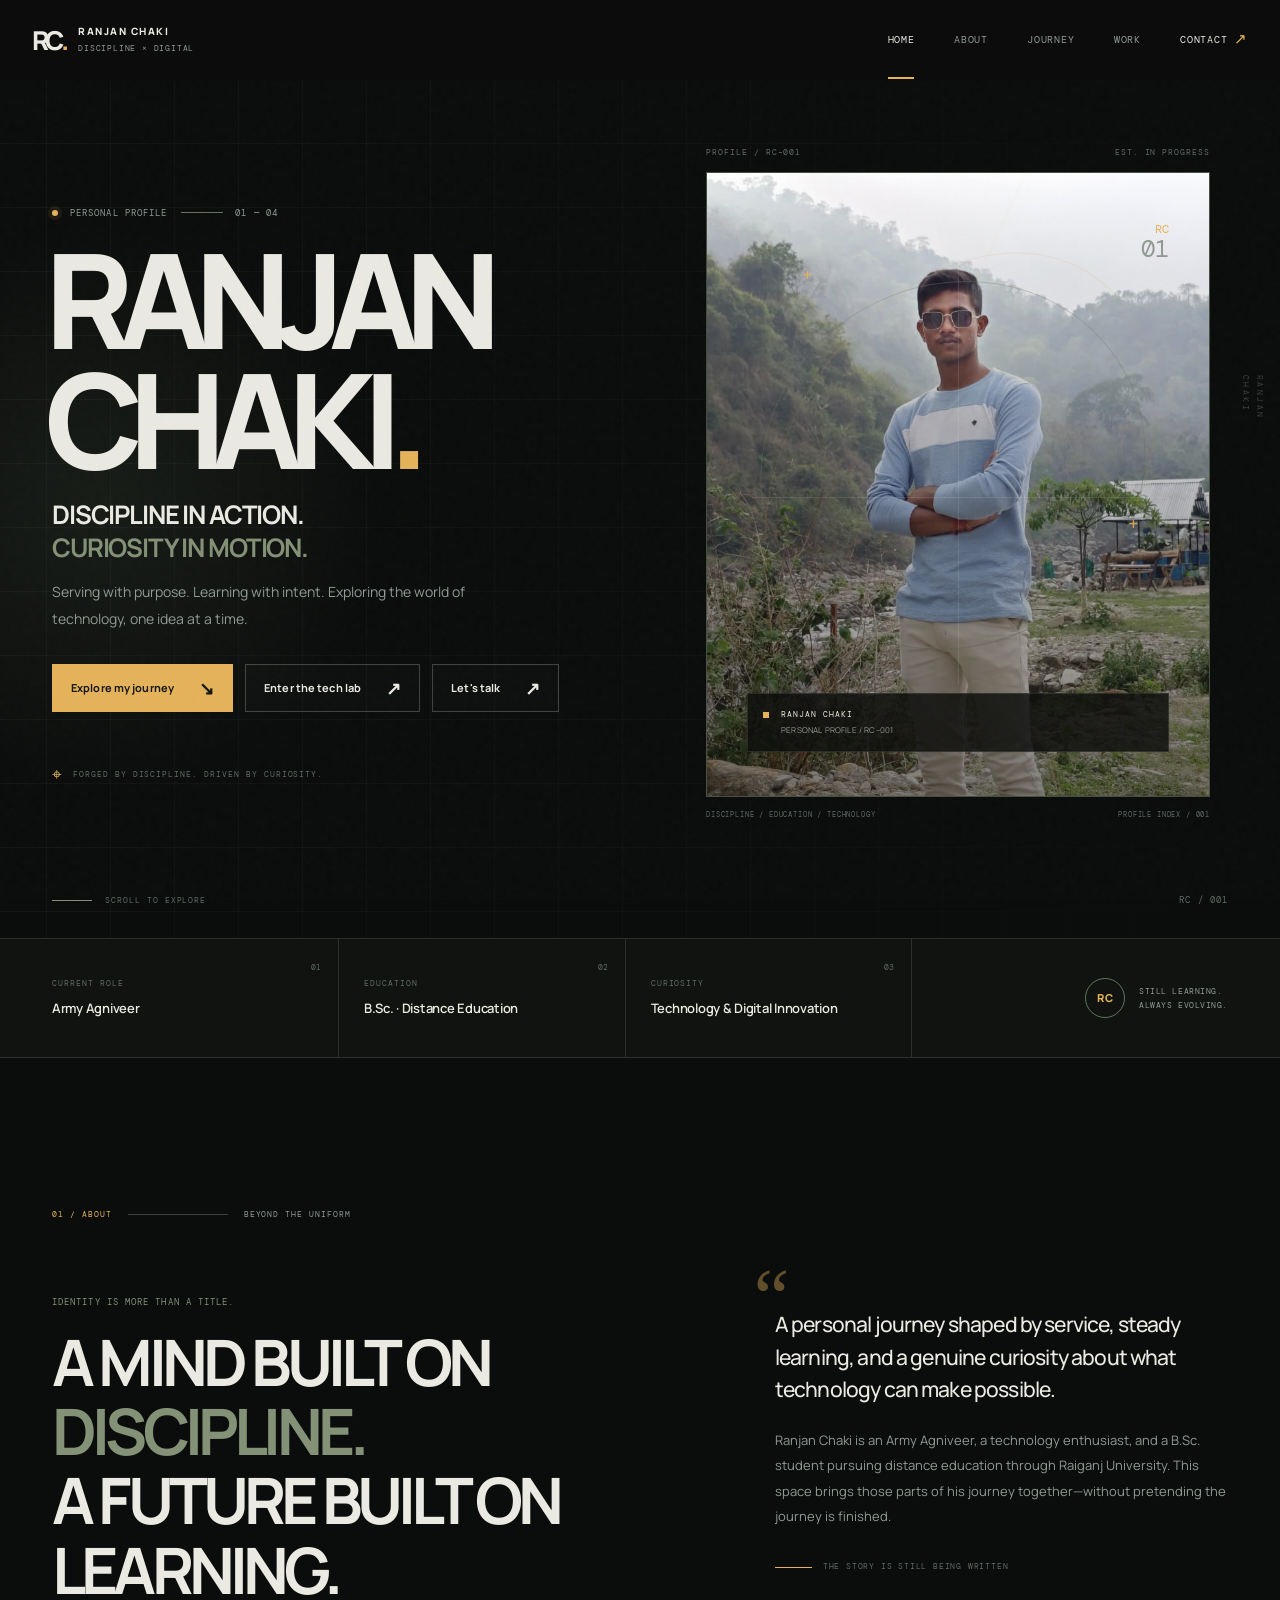
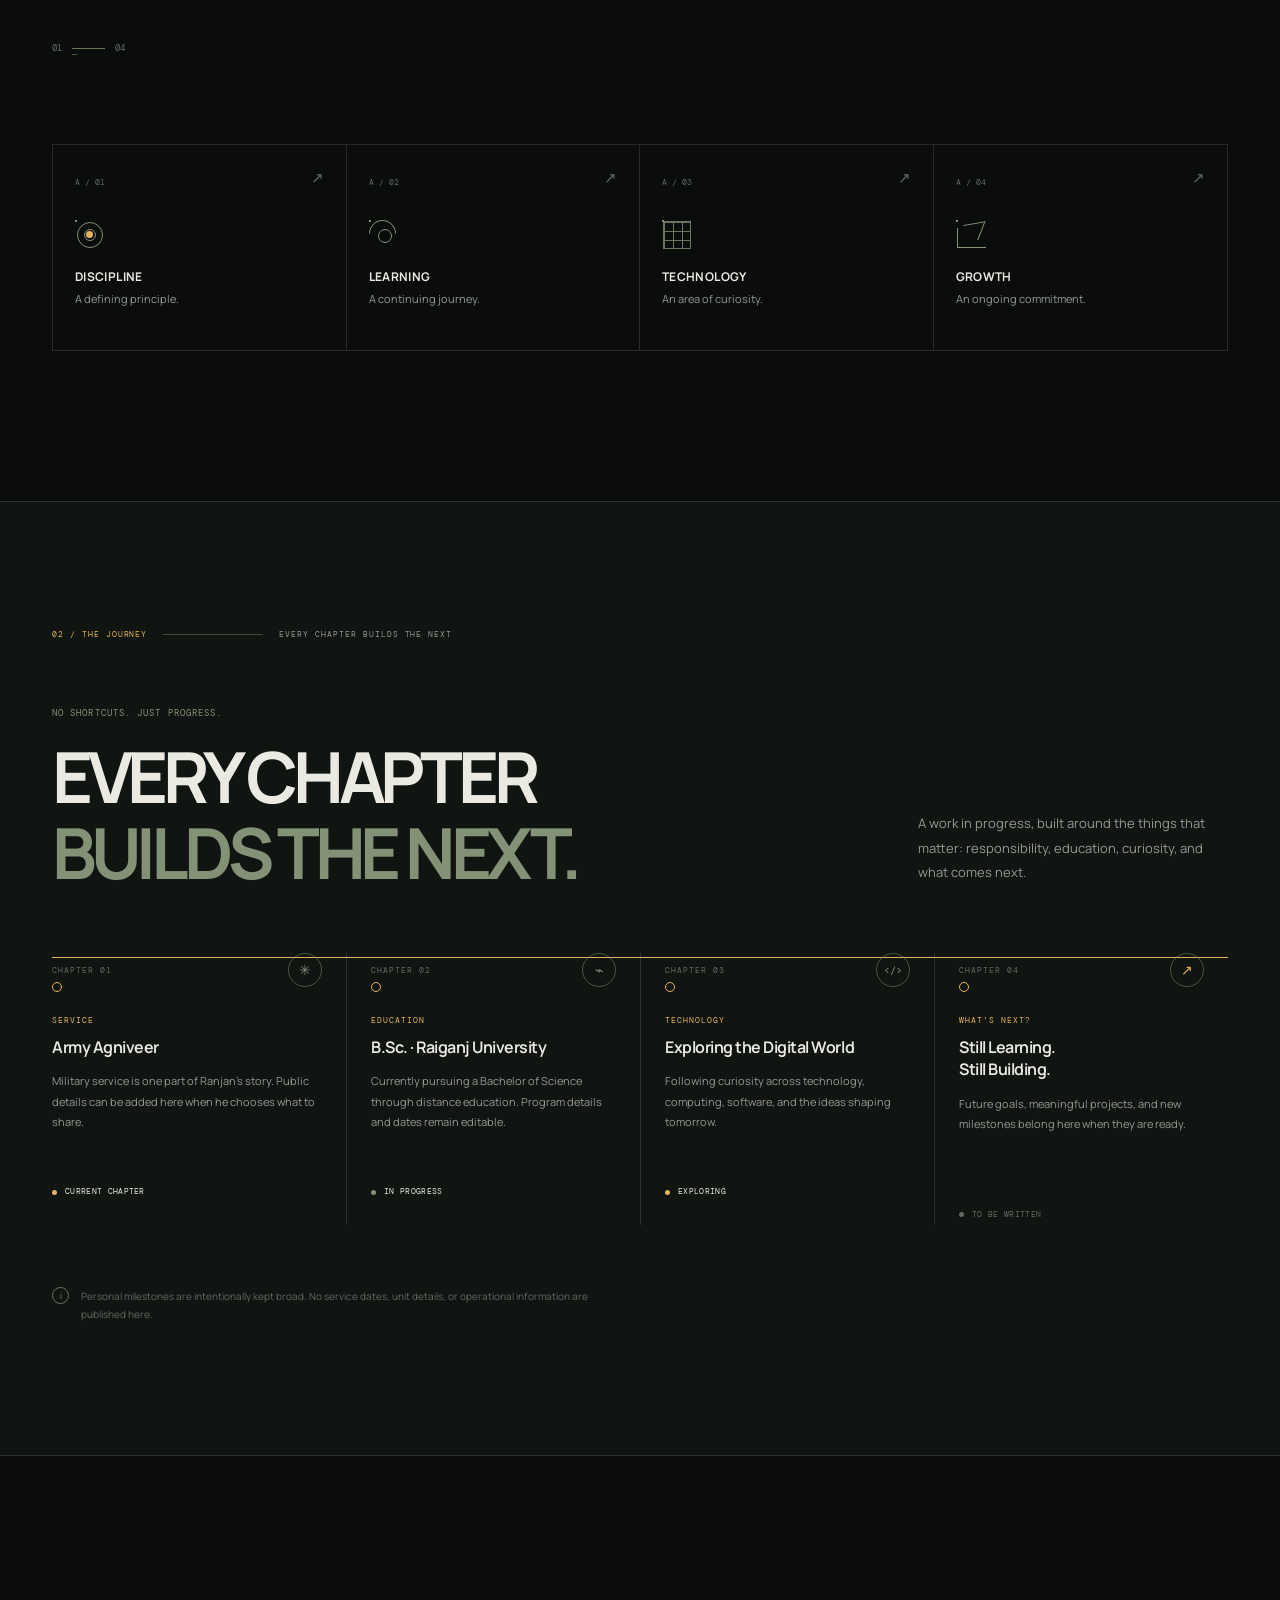
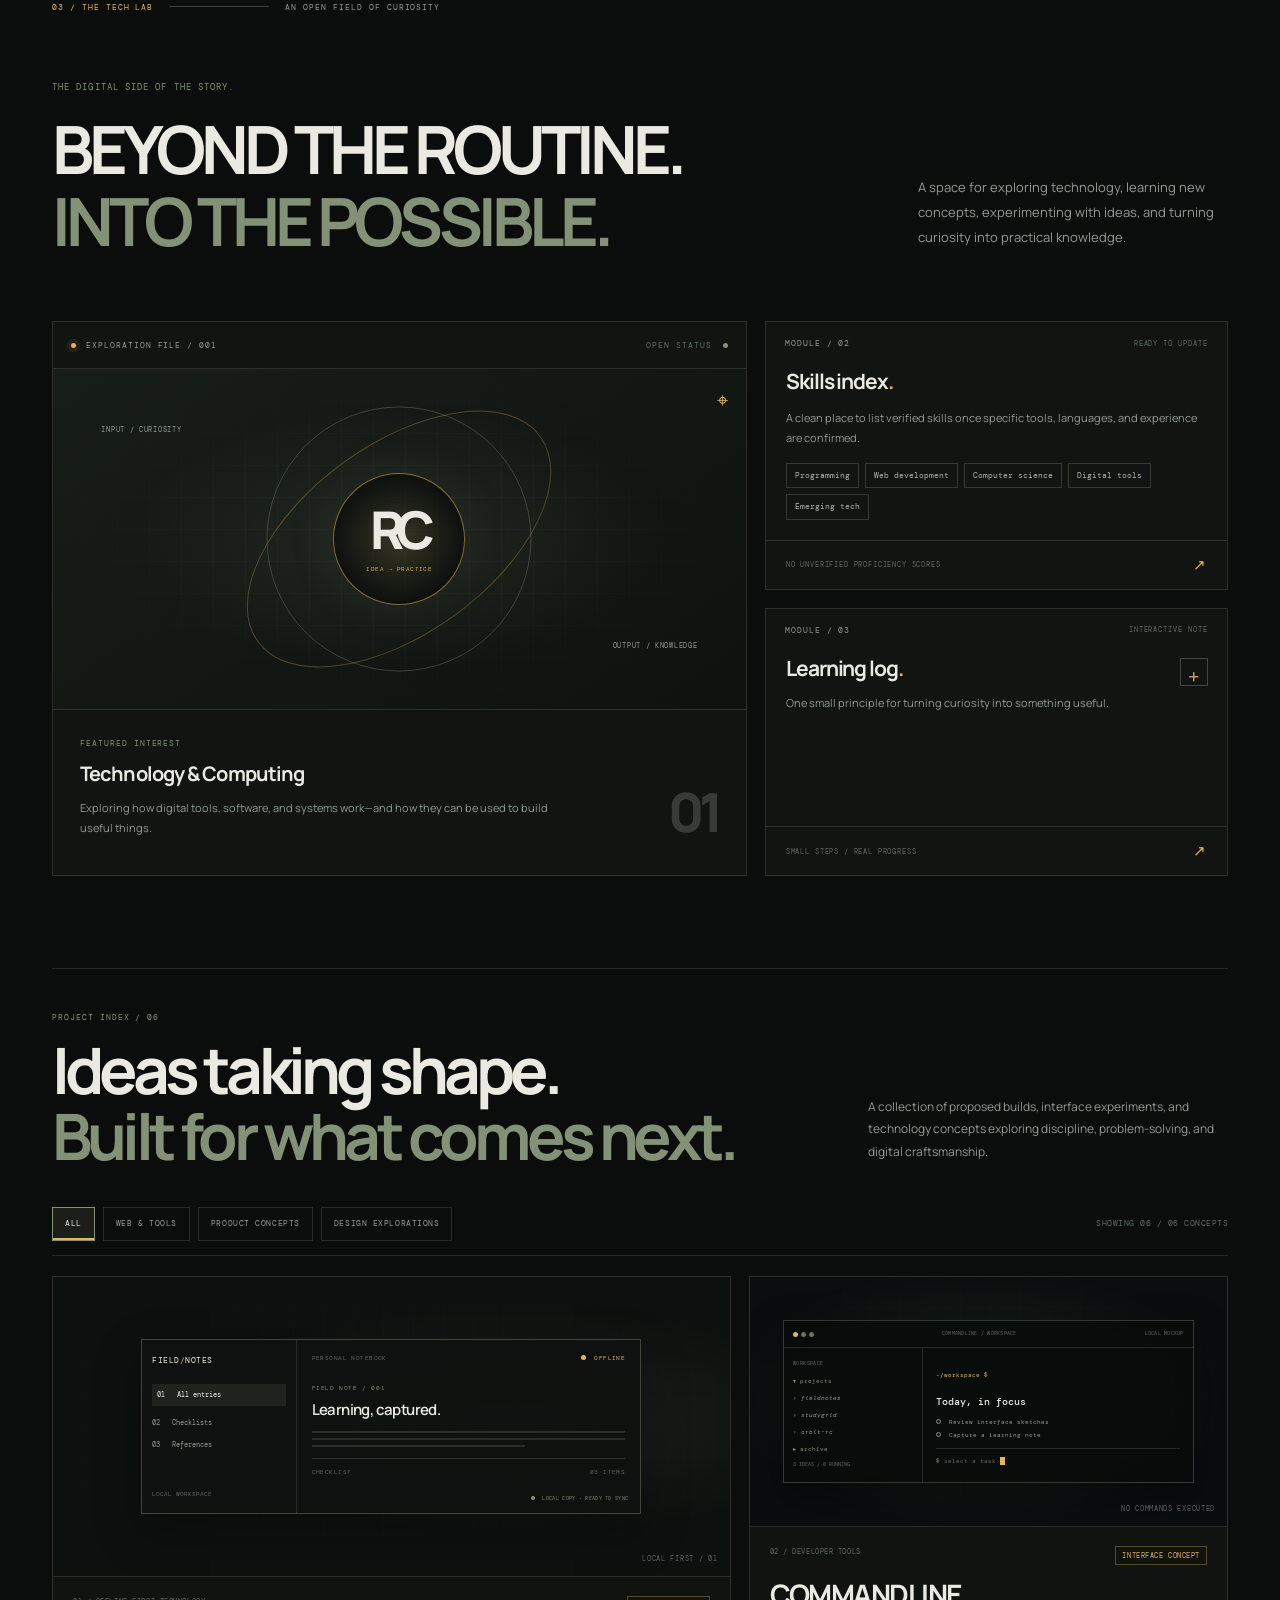
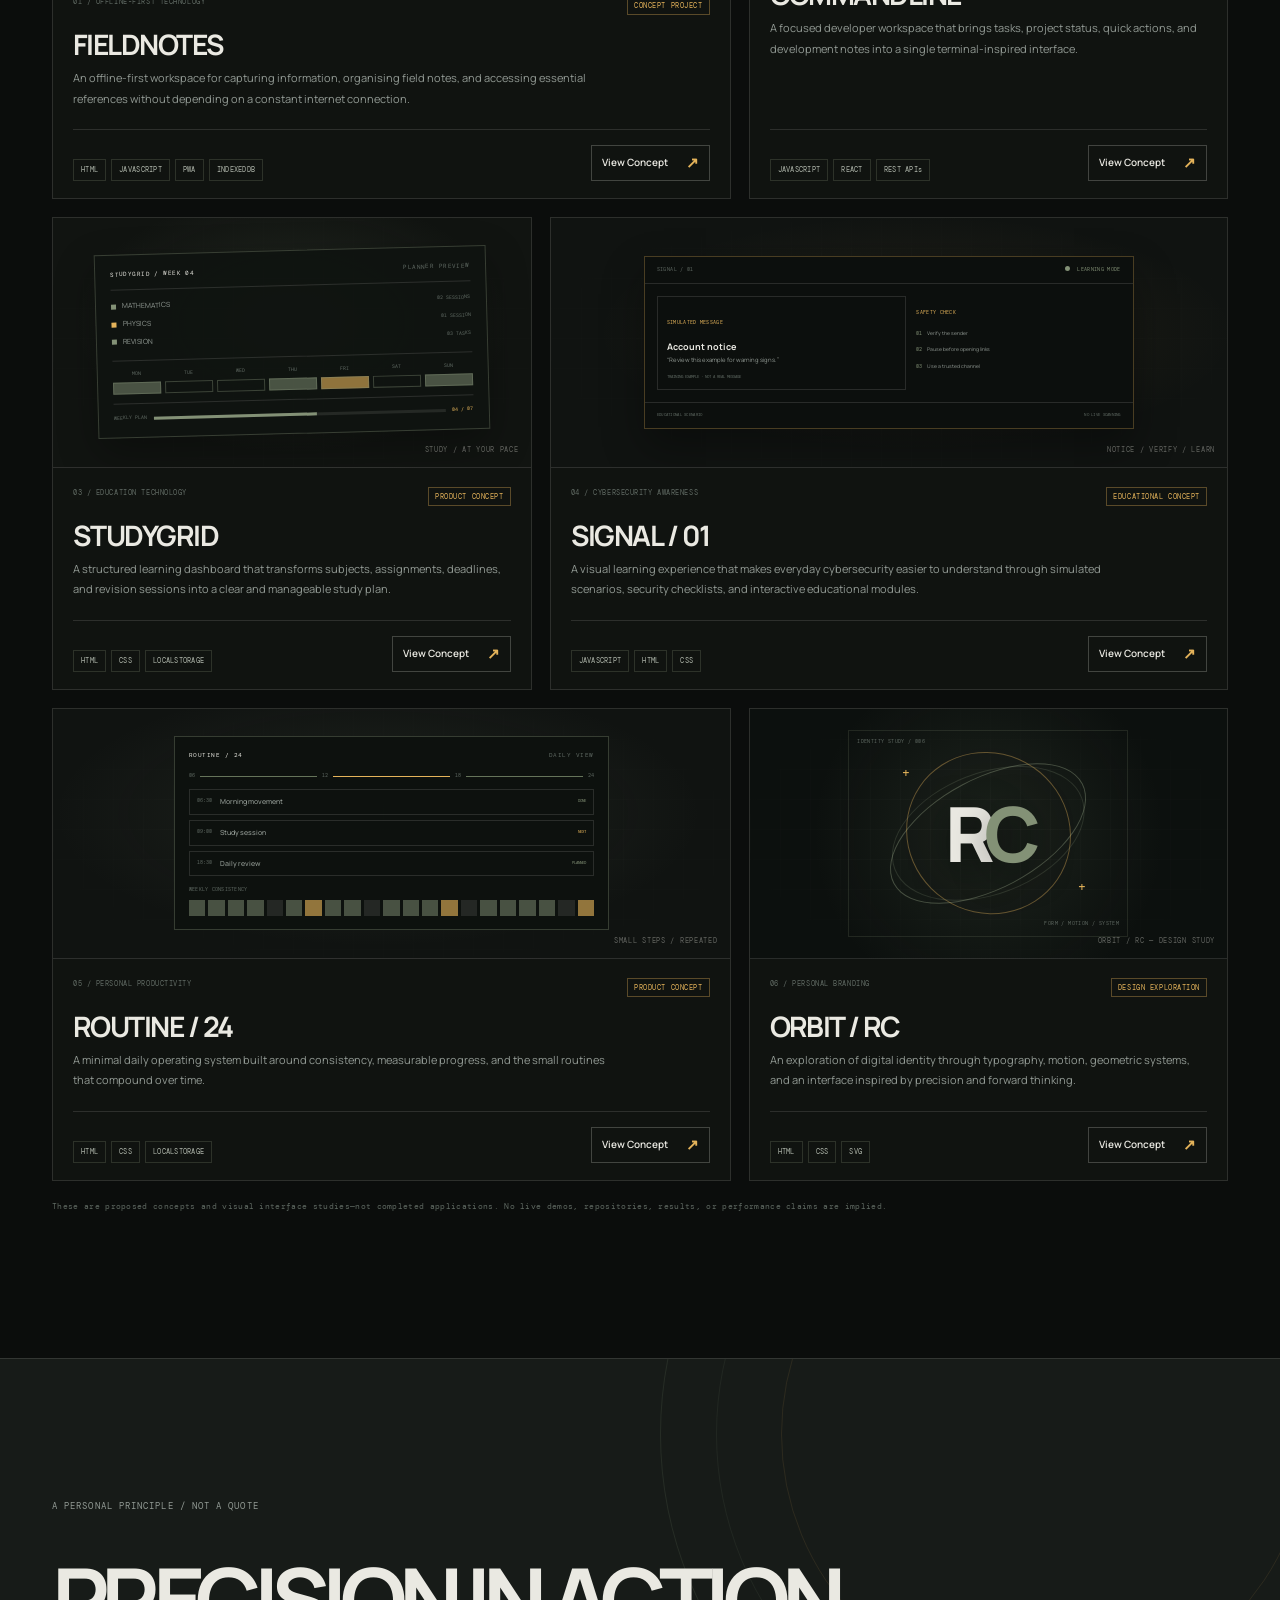
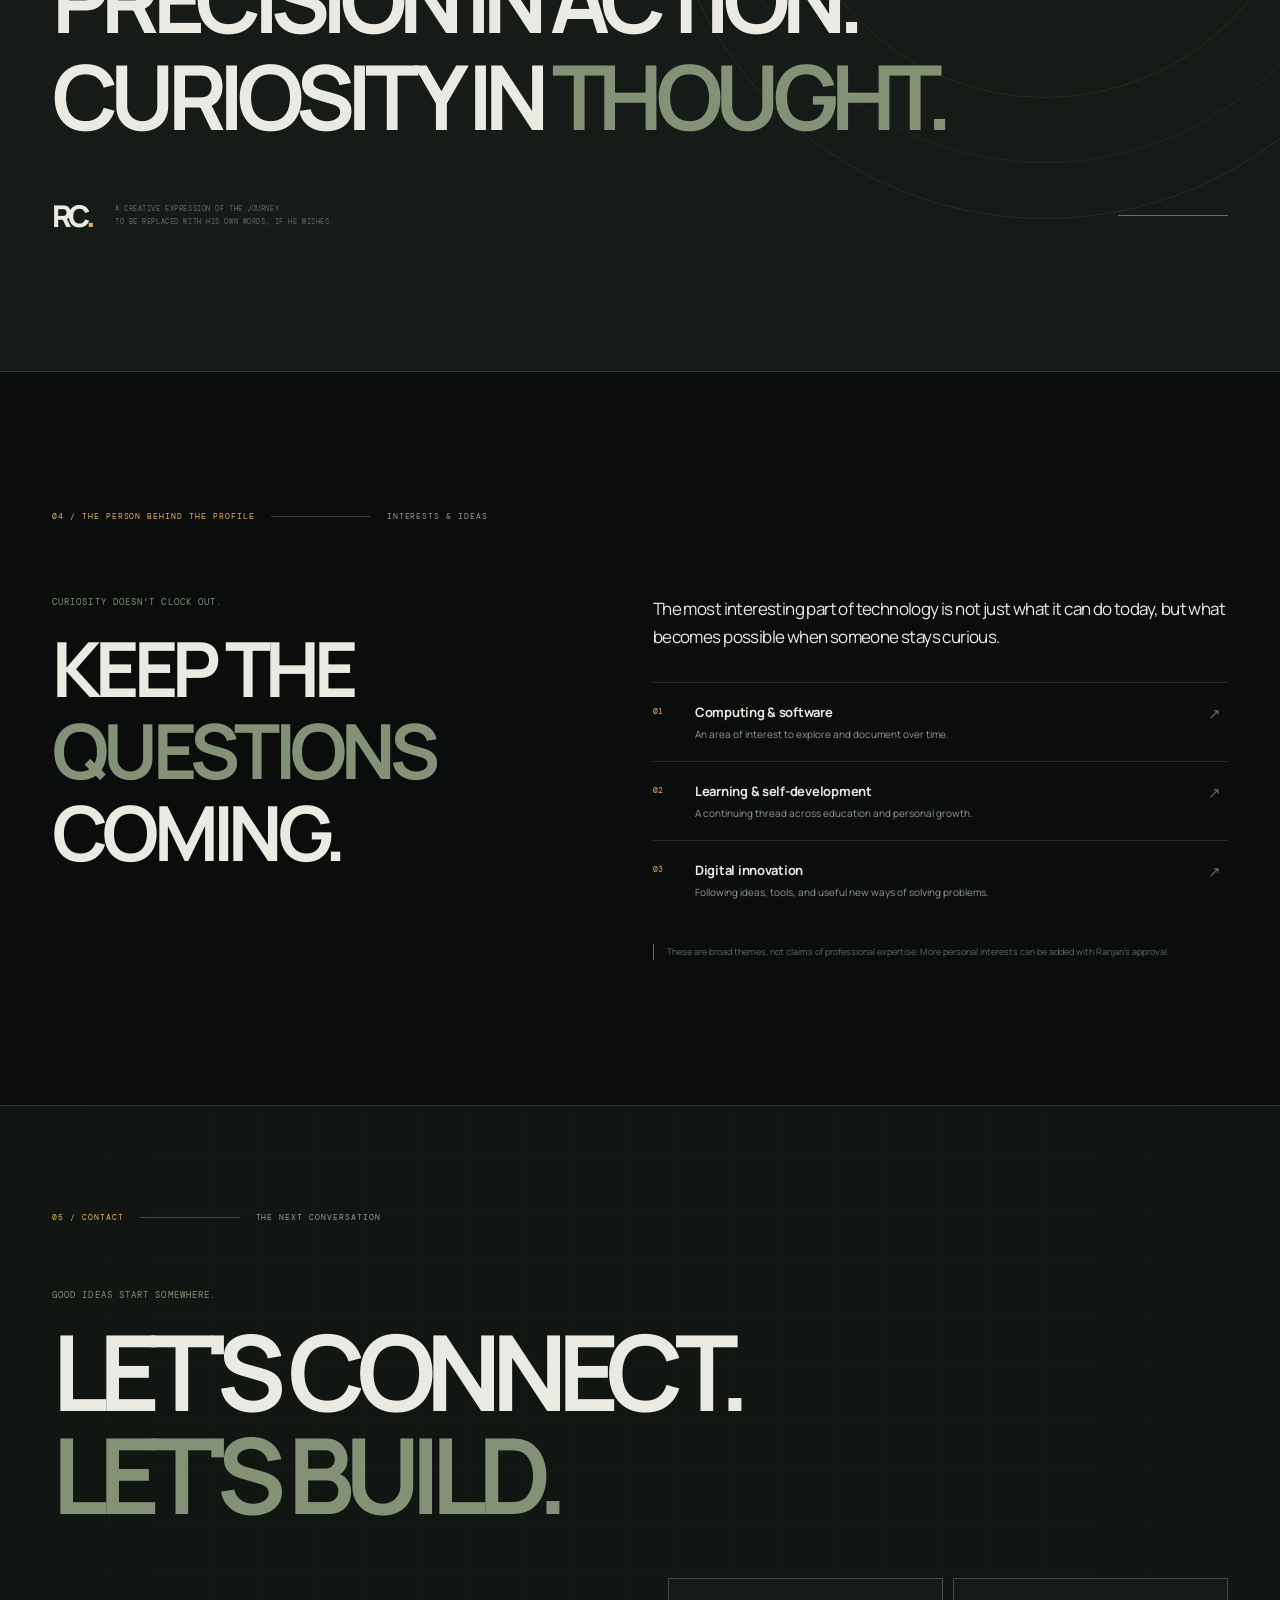
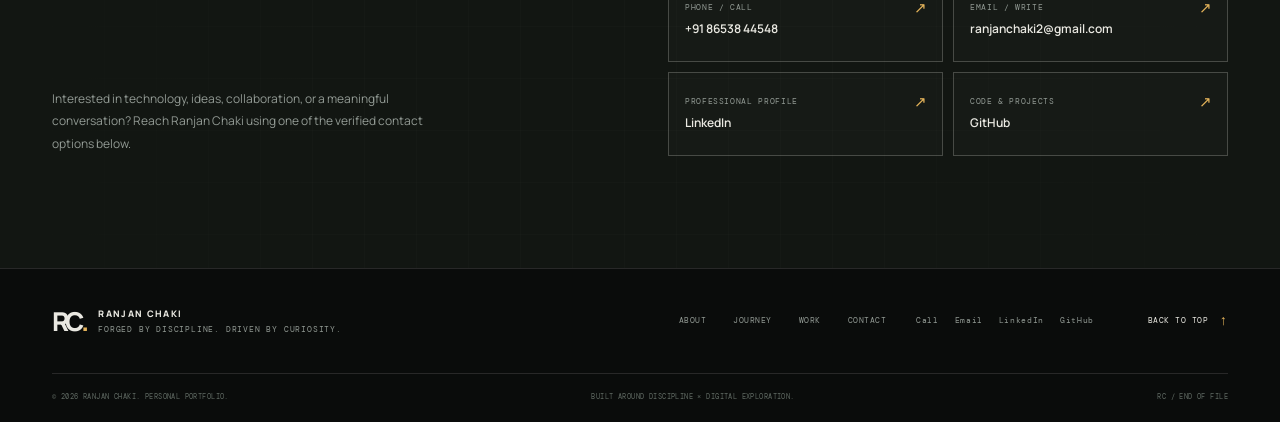
<file: index.html>
<!doctype html>
<html lang="en">
<head>
  <meta charset="utf-8" />
  <meta name="viewport" content="width=device-width, initial-scale=1" />
  <meta name="theme-color" content="#0b0d0c" />
  <meta name="description" content="Ranjan Chaki — Army Agniveer, B.Sc. student at Raiganj University through distance education, and technology enthusiast." />
  <meta property="og:type" content="website" />
  <meta property="og:title" content="Ranjan Chaki — Forged by Discipline. Driven by Curiosity." />
  <meta property="og:description" content="A personal portfolio at the intersection of discipline, education, and digital exploration." />
  <meta property="og:image" content="assets/og-cover.svg" />
  <title>Ranjan Chaki — Discipline × Digital</title>
  <link rel="icon" type="image/svg+xml" href="assets/favicon.svg" />
  <link rel="preconnect" href="https://fonts.googleapis.com" />
  <link rel="preconnect" href="https://fonts.gstatic.com" crossorigin />
  <link href="https://fonts.googleapis.com/css2?family=DM+Mono:wght@400;500&family=Manrope:wght@400;500;600;700;800&display=swap" rel="stylesheet" />
  <link rel="stylesheet" href="styles.css" />
  <script>document.documentElement.classList.add('js-enabled');</script>
  <script src="script.js" defer></script>
</head>
<body>
  <a class="skip-link" href="#main">Skip to content</a>
  <div class="scroll-progress" aria-hidden="true"><span id="scrollProgress"></span></div>
  <header class="site-header" id="top">
    <div class="nav-wrap">
      <a class="brand" href="#home" aria-label="Ranjan Chaki home">
        <span class="brand-mark">RC<span>.</span></span>
        <span class="brand-name">RANJAN CHAKI<small>DISCIPLINE × DIGITAL</small></span>
      </a>
      <button class="menu-toggle" id="menuToggle" aria-expanded="false" aria-controls="siteNav" aria-label="Open navigation menu">
        <span></span><span></span>
      </button>
      <nav class="site-nav" id="siteNav" aria-label="Main navigation">
        <a class="nav-link active" href="#home" aria-current="location">Home</a>
        <a class="nav-link" href="#about">About</a>
        <a class="nav-link" href="#journey">Journey</a>
        <a class="nav-link" href="#work">Work</a>
        <a class="nav-link nav-contact" href="#contact">Contact <span aria-hidden="true">↗</span></a>
      </nav>
    </div>
  </header>

  <main id="main">
    <section class="hero section-shell" id="home" aria-labelledby="hero-title">
      <div class="hero-grid" aria-hidden="true"></div>
      <div class="hero-content">
        <div class="eyebrow hero-eyebrow"><span class="live-dot"></span> PERSONAL PROFILE <span class="eyebrow-rule"></span> 01 — 04</div>
        <h1 id="hero-title" class="hero-title"><span>RANJAN</span><span class="hero-title-second">CHAKI<span class="accent-dot">.</span></span></h1>
        <p class="hero-manifesto">DISCIPLINE IN ACTION.<br /><em>CURIOSITY IN MOTION.</em></p>
        <p class="hero-copy">Serving with purpose. Learning with intent. Exploring the world of technology, one idea at a time.</p>
        <div class="hero-actions">
          <a class="button button-primary" href="#journey">Explore my journey <span aria-hidden="true">↘</span></a>
          <a class="button button-quiet" href="#tech-lab">Enter the tech lab <span aria-hidden="true">↗</span></a>
          <a class="button button-quiet" href="#contact">Let's talk <span aria-hidden="true">↗</span></a>
        </div>
        <div class="hero-footnote"><span class="tiny-crosshair" aria-hidden="true">⌖</span> FORGED BY DISCIPLINE. DRIVEN BY CURIOSITY.</div>
      </div>

      <div class="hero-visual">
        <div class="visual-topline"><span>PROFILE / RC–001</span><span>EST. IN PROGRESS</span></div>
        <div class="portrait-frame">
          <div class="frame-corner corner-tl"></div><div class="frame-corner corner-tr"></div><div class="frame-corner corner-bl"></div><div class="frame-corner corner-br"></div>
          <img class="portrait-photo" src="portfolio-img.jpeg" alt="Portrait of Ranjan Chaki" fetchpriority="high" />
          <div class="portrait-halo"></div>
          <div class="portrait-orbit orbit-one"></div><div class="portrait-orbit orbit-two"></div>
          <div class="portrait-cross cross-one">+</div><div class="portrait-cross cross-two">+</div>
          <div class="portrait-axis axis-x"></div><div class="portrait-axis axis-y"></div>
          <div class="portrait-label"><span class="label-marker"></span><span>RANJAN CHAKI<small>PERSONAL PROFILE / RC–001</small></span></div>
          <div class="portrait-index">RC<br /><span>01</span></div>
        </div>
        <div class="visual-caption"><span>DISCIPLINE / EDUCATION / TECHNOLOGY</span><span>PROFILE INDEX / 001</span></div>
        <div class="side-stamp" aria-hidden="true">RANJAN<br />CHAKI</div>
      </div>
      <div class="hero-scroll"><span class="scroll-line"></span> SCROLL TO EXPLORE</div>
      <div class="hero-index" aria-hidden="true">RC / 001</div>
    </section>

    <section class="signal-strip" aria-label="Profile summary">
      <div class="signal-item"><span class="signal-number">01</span><span class="signal-label">CURRENT ROLE</span><strong>Army Agniveer</strong></div>
      <div class="signal-item"><span class="signal-number">02</span><span class="signal-label">EDUCATION</span><strong>B.Sc. · Distance Education</strong></div>
      <div class="signal-item"><span class="signal-number">03</span><span class="signal-label">CURIOSITY</span><strong>Technology &amp; Digital Innovation</strong></div>
      <div class="signal-stamp"><span class="stamp-ring">RC</span><span>STILL LEARNING.<br />ALWAYS EVOLVING.</span></div>
    </section>

    <section class="section about-section section-shell" id="about" aria-labelledby="about-title">
      <div class="section-kicker reveal"><span>01 / ABOUT</span><span class="kicker-line"></span><span>BEYOND THE UNIFORM</span></div>
      <div class="about-layout">
        <div class="about-heading reveal">
          <p class="overline">IDENTITY IS MORE THAN A TITLE.</p>
          <h2 id="about-title">A MIND BUILT ON <span>DISCIPLINE.</span><br />A FUTURE BUILT ON <em>LEARNING.</em></h2>
          <div class="heading-index" aria-hidden="true">01<span>—</span>04</div>
        </div>
        <div class="about-copy reveal">
          <span class="quote-mark" aria-hidden="true">“</span>
          <p class="about-lead">A personal journey shaped by service, steady learning, and a genuine curiosity about what technology can make possible.</p>
          <p>Ranjan Chaki is an Army Agniveer, a technology enthusiast, and a B.Sc. student pursuing distance education through Raiganj University. This space brings those parts of his journey together—without pretending the journey is finished.</p>
          <div class="about-signature"><span class="signature-line"></span><span>THE STORY IS STILL BEING WRITTEN</span></div>
        </div>
      </div>
      <div class="principles-grid reveal">
        <article class="principle-item"><span class="principle-num">A / 01</span><div class="principle-symbol symbol-target" aria-hidden="true"><i></i></div><h3>DISCIPLINE</h3><p>A defining principle.</p><span class="principle-arrow" aria-hidden="true">↗</span></article>
        <article class="principle-item"><span class="principle-num">A / 02</span><div class="principle-symbol symbol-open" aria-hidden="true"><i></i></div><h3>LEARNING</h3><p>A continuing journey.</p><span class="principle-arrow" aria-hidden="true">↗</span></article>
        <article class="principle-item"><span class="principle-num">A / 03</span><div class="principle-symbol symbol-grid" aria-hidden="true"><i></i></div><h3>TECHNOLOGY</h3><p>An area of curiosity.</p><span class="principle-arrow" aria-hidden="true">↗</span></article>
        <article class="principle-item"><span class="principle-num">A / 04</span><div class="principle-symbol symbol-rise" aria-hidden="true"><i></i></div><h3>GROWTH</h3><p>An ongoing commitment.</p><span class="principle-arrow" aria-hidden="true">↗</span></article>
      </div>
    </section>

    <section class="journey-section" id="journey" aria-labelledby="journey-title">
      <div class="section-shell journey-inner">
        <div class="section-kicker reveal"><span>02 / THE JOURNEY</span><span class="kicker-line"></span><span>EVERY CHAPTER BUILDS THE NEXT</span></div>
        <div class="journey-heading-row reveal"><div><p class="overline">NO SHORTCUTS. JUST PROGRESS.</p><h2 id="journey-title">EVERY CHAPTER<br /><em>BUILDS THE NEXT.</em></h2></div><p class="journey-intro">A work in progress, built around the things that matter: responsibility, education, curiosity, and what comes next.</p></div>
        <div class="timeline-track" aria-hidden="true"><span class="timeline-fill" id="timelineFill"></span></div>
        <div class="timeline-grid">
          <article class="timeline-card reveal"><div class="timeline-top"><span class="timeline-step">CHAPTER 01</span><span class="timeline-icon icon-shield" aria-hidden="true">✳</span></div><div class="timeline-marker"></div><p class="timeline-category">SERVICE</p><h3>Army Agniveer</h3><p>Military service is one part of Ranjan's story. Public details can be added here when he chooses what to share.</p><span class="timeline-status"><i></i> CURRENT CHAPTER</span></article>
          <article class="timeline-card reveal"><div class="timeline-top"><span class="timeline-step">CHAPTER 02</span><span class="timeline-icon icon-book" aria-hidden="true">⌁</span></div><div class="timeline-marker"></div><p class="timeline-category">EDUCATION</p><h3>B.Sc. · Raiganj University</h3><p>Currently pursuing a Bachelor of Science through distance education. Program details and dates remain editable.</p><span class="timeline-status status-olive"><i></i> IN PROGRESS</span></article>
          <article class="timeline-card reveal"><div class="timeline-top"><span class="timeline-step">CHAPTER 03</span><span class="timeline-icon icon-code" aria-hidden="true">&lt;/&gt;</span></div><div class="timeline-marker"></div><p class="timeline-category">TECHNOLOGY</p><h3>Exploring the Digital World</h3><p>Following curiosity across technology, computing, software, and the ideas shaping tomorrow.</p><span class="timeline-status status-amber"><i></i> EXPLORING</span></article>
          <article class="timeline-card timeline-future reveal"><div class="timeline-top"><span class="timeline-step">CHAPTER 04</span><span class="timeline-icon icon-next" aria-hidden="true">↗</span></div><div class="timeline-marker"></div><p class="timeline-category">WHAT'S NEXT?</p><h3>Still Learning.<br />Still Building.</h3><p>Future goals, meaningful projects, and new milestones belong here when they are ready.</p><span class="timeline-status status-muted"><i></i> TO BE WRITTEN</span></article>
        </div>
        <div class="timeline-note"><span class="note-symbol">i</span><span>Personal milestones are intentionally kept broad. No service dates, unit details, or operational information are published here.</span></div>
      </div>
    </section>

    <section class="tech-section section-shell" id="tech-lab" aria-labelledby="tech-title">
      <div class="section-kicker reveal"><span>03 / THE TECH LAB</span><span class="kicker-line"></span><span>AN OPEN FIELD OF CURIOSITY</span></div>
      <div class="tech-header reveal"><div><p class="overline">THE DIGITAL SIDE OF THE STORY.</p><h2 id="tech-title">BEYOND THE ROUTINE.<br /><em>INTO THE POSSIBLE.</em></h2></div><p class="tech-intro">A space for exploring technology, learning new concepts, experimenting with ideas, and turning curiosity into practical knowledge.</p></div>
      <div class="lab-layout">
        <div class="lab-feature reveal">
          <div class="lab-feature-top"><span><span class="live-dot"></span> EXPLORATION FILE / 001</span><span>OPEN STATUS <i></i></span></div>
          <div class="lab-art" aria-hidden="true">
            <div class="art-grid"></div><div class="art-orbit art-orbit-a"></div><div class="art-orbit art-orbit-b"></div><div class="art-core"><span>RC</span><small>IDEA → PRACTICE</small></div>
            <span class="art-coordinate coordinate-a">INPUT / CURIOSITY</span><span class="art-coordinate coordinate-b">OUTPUT / KNOWLEDGE</span><span class="art-corner-mark">⌖</span>
          </div>
          <div class="lab-feature-bottom"><div><span class="micro-label">FEATURED INTEREST</span><h3>Technology &amp; Computing</h3><p>Exploring how digital tools, software, and systems work—and how they can be used to build useful things.</p></div><span class="big-index">01</span></div>
        </div>
        <div class="lab-side">
          <div class="lab-module reveal"><div class="module-head"><span>MODULE / 02</span><span class="module-status">READY TO UPDATE</span></div><h3>Skills index<span class="accent-dot">.</span></h3><p>A clean place to list verified skills once specific tools, languages, and experience are confirmed.</p><div class="skill-placeholders"><span>Programming</span><span>Web development</span><span>Computer science</span><span>Digital tools</span><span>Emerging tech</span></div><div class="module-foot"><span>NO UNVERIFIED PROFICIENCY SCORES</span><span>↗</span></div></div>
          <div class="lab-module learning-module reveal"><div class="module-head"><span>MODULE / 03</span><span class="module-status">INTERACTIVE NOTE</span></div><div class="learning-title-row"><h3>Learning log<span class="accent-dot">.</span></h3><button class="icon-button" id="learningToggle" aria-expanded="false" aria-controls="learningNote" aria-label="Reveal learning note">+</button></div><p>One small principle for turning curiosity into something useful.</p><div class="learning-note" id="learningNote" hidden><div class="note-line"><span>01</span><strong>OBSERVE</strong></div><div class="note-line"><span>02</span><strong>TEST</strong></div><div class="note-line"><span>03</span><strong>DOCUMENT</strong></div><div class="note-line"><span>04</span><strong>REPEAT</strong></div><p class="learning-note-end">A simple learning loop—not a claim about completed work.</p></div><div class="module-foot"><span>SMALL STEPS / REAL PROGRESS</span><span>↗</span></div></div>
        </div>
      </div>
      <section class="project-gallery" id="work" aria-labelledby="projects-title">
        <div class="project-gallery-heading reveal">
          <div>
            <span class="micro-label">PROJECT INDEX / 06</span>
            <h3 id="projects-title">Ideas taking shape.<br /><em>Built for what comes next.</em></h3>
          </div>
          <p>A collection of proposed builds, interface experiments, and technology concepts exploring discipline, problem-solving, and digital craftsmanship.</p>
        </div>
        <div class="project-toolbar">
          <div class="project-filters" role="group" aria-label="Filter concept projects">
            <button class="project-filter is-active" type="button" data-filter="all" aria-pressed="true">ALL</button>
            <button class="project-filter" type="button" data-filter="web-tools" aria-pressed="false">WEB &amp; TOOLS</button>
            <button class="project-filter" type="button" data-filter="product" aria-pressed="false">PRODUCT CONCEPTS</button>
            <button class="project-filter" type="button" data-filter="design" aria-pressed="false">DESIGN EXPLORATIONS</button>
          </div>
          <p class="project-count" id="projectCount" aria-live="polite">SHOWING 06 / 06 CONCEPTS</p>
        </div>
        <div class="concept-grid" id="conceptGrid">
          <article class="concept-card concept-featured reveal" data-category="web-tools" data-project="fieldnotes">
            <div class="concept-cover fieldnotes-cover" aria-hidden="true">
              <div class="fieldnotes-window">
                <div class="fieldnotes-sidebar"><span class="mock-brand">FIELD<span>/</span>NOTES</span><span class="mock-side-active">01 &nbsp; All entries</span><span>02 &nbsp; Checklists</span><span>03 &nbsp; References</span><span class="mock-sidebar-foot">LOCAL WORKSPACE</span></div>
                <div class="fieldnotes-page"><div class="mock-topline"><span>PERSONAL NOTEBOOK</span><span class="offline-pill"><i></i> OFFLINE</span></div><p class="mock-date">FIELD NOTE / 001</p><strong>Learning, captured.</strong><div class="mock-lines"><i></i><i></i><i></i></div><div class="mock-note-row"><span>CHECKLIST</span><span>03 ITEMS</span></div><div class="mock-sync"><i></i> LOCAL COPY · READY TO SYNC</div></div>
              </div>
              <span class="cover-coordinate">LOCAL FIRST / 01</span>
            </div>
            <div class="concept-card-content">
              <div class="concept-card-top"><span>01 / OFFLINE-FIRST TECHNOLOGY</span><span class="concept-label">CONCEPT PROJECT</span></div>
              <h4>FIELDNOTES</h4>
              <p>An offline-first workspace for capturing information, organising field notes, and accessing essential references without depending on a constant internet connection.</p>
              <div class="concept-card-bottom"><div class="concept-tags"><span>HTML</span><span>JAVASCRIPT</span><span>PWA</span><span>INDEXEDDB</span></div><button class="concept-open" type="button" data-open-project="fieldnotes" aria-haspopup="dialog" aria-controls="conceptDialog">View Concept <span aria-hidden="true">↗</span></button></div>
            </div>
          </article>
          <article class="concept-card reveal" data-category="web-tools" data-project="commandline">
            <div class="concept-cover commandline-cover" aria-hidden="true">
              <div class="terminal-window"><div class="terminal-top"><span><i></i><i></i><i></i></span><span>COMMANDLINE / WORKSPACE</span><span>LOCAL MOCKUP</span></div><div class="terminal-body"><div class="terminal-tree"><span>WORKSPACE</span><b>▾ projects</b><i>› fieldnotes</i><i>› studygrid</i><i>› orbit-rc</i><b>▸ archive</b><span class="tree-status">3 IDEAS / 0 RUNNING</span></div><div class="terminal-main"><span class="terminal-path">~/workspace $</span><strong>Today, in focus</strong><p><i></i> Review interface sketches</p><p><i></i> Capture a learning note</p><div class="terminal-prompt"><span>$</span> select a task<span class="terminal-cursor"></span></div></div></div></div>
              <span class="cover-coordinate">NO COMMANDS EXECUTED</span>
            </div>
            <div class="concept-card-content">
              <div class="concept-card-top"><span>02 / DEVELOPER TOOLS</span><span class="concept-label">INTERFACE CONCEPT</span></div>
              <h4>COMMANDLINE</h4>
              <p>A focused developer workspace that brings tasks, project status, quick actions, and development notes into a single terminal-inspired interface.</p>
              <div class="concept-card-bottom"><div class="concept-tags"><span>JAVASCRIPT</span><span>REACT</span><span>REST APIs</span></div><button class="concept-open" type="button" data-open-project="commandline" aria-haspopup="dialog" aria-controls="conceptDialog">View Concept <span aria-hidden="true">↗</span></button></div>
            </div>
          </article>
          <article class="concept-card reveal" data-category="product" data-project="studygrid">
            <div class="concept-cover studygrid-cover" aria-hidden="true">
              <div class="studygrid-board"><div class="studygrid-heading"><span>STUDYGRID / WEEK 04</span><span>PLANNER PREVIEW</span></div><div class="studygrid-subjects"><span><i></i> MATHEMATICS <b>02 SESSIONS</b></span><span><i></i> PHYSICS <b>01 SESSION</b></span><span><i></i> REVISION <b>03 TASKS</b></span></div><div class="studygrid-week"><span>MON</span><span>TUE</span><span>WED</span><span>THU</span><span>FRI</span><span>SAT</span><span>SUN</span><i></i><i></i><i></i><i></i><i></i><i></i><i></i></div><div class="studygrid-progress"><span>WEEKLY PLAN</span><div><i></i></div><b>04 / 07</b></div></div>
              <span class="cover-coordinate">STUDY / AT YOUR PACE</span>
            </div>
            <div class="concept-card-content">
              <div class="concept-card-top"><span>03 / EDUCATION TECHNOLOGY</span><span class="concept-label">PRODUCT CONCEPT</span></div>
              <h4>STUDYGRID</h4>
              <p>A structured learning dashboard that transforms subjects, assignments, deadlines, and revision sessions into a clear and manageable study plan.</p>
              <div class="concept-card-bottom"><div class="concept-tags"><span>HTML</span><span>CSS</span><span>LOCALSTORAGE</span></div><button class="concept-open" type="button" data-open-project="studygrid" aria-haspopup="dialog" aria-controls="conceptDialog">View Concept <span aria-hidden="true">↗</span></button></div>
            </div>
          </article>
          <article class="concept-card reveal" data-category="product" data-project="signal">
            <div class="concept-cover signal-cover" aria-hidden="true">
              <div class="signal-console"><div class="signal-console-head"><span>SIGNAL / 01</span><span class="signal-safe"><i></i> LEARNING MODE</span></div><div class="signal-console-body"><div class="signal-inbox"><span>SIMULATED MESSAGE</span><strong>Account notice</strong><p>“Review this example for warning signs.”</p><b>TRAINING EXAMPLE · NOT A REAL MESSAGE</b></div><div class="signal-checklist"><span>SAFETY CHECK</span><p><i>01</i> Verify the sender</p><p><i>02</i> Pause before opening links</p><p><i>03</i> Use a trusted channel</p></div></div><div class="signal-console-foot"><span>EDUCATIONAL SCENARIO</span><span>NO LIVE SCANNING</span></div></div>
              <span class="cover-coordinate">NOTICE / VERIFY / LEARN</span>
            </div>
            <div class="concept-card-content">
              <div class="concept-card-top"><span>04 / CYBERSECURITY AWARENESS</span><span class="concept-label">EDUCATIONAL CONCEPT</span></div>
              <h4>SIGNAL / 01</h4>
              <p>A visual learning experience that makes everyday cybersecurity easier to understand through simulated scenarios, security checklists, and interactive educational modules.</p>
              <div class="concept-card-bottom"><div class="concept-tags"><span>JAVASCRIPT</span><span>HTML</span><span>CSS</span></div><button class="concept-open" type="button" data-open-project="signal" aria-haspopup="dialog" aria-controls="conceptDialog">View Concept <span aria-hidden="true">↗</span></button></div>
            </div>
          </article>
          <article class="concept-card reveal" data-category="product" data-project="routine">
            <div class="concept-cover routine-cover" aria-hidden="true">
              <div class="routine-board"><div class="routine-head"><span>ROUTINE / 24</span><span>DAILY VIEW</span></div><div class="routine-time"><span>06</span><i></i><span>12</span><i></i><span>18</span><i></i><span>24</span></div><div class="routine-schedule"><span>06:30 <b>Morning movement</b><i>DONE</i></span><span>09:00 <b>Study session</b><i class="routine-now">NEXT</i></span><span>18:30 <b>Daily review</b><i>PLANNED</i></span></div><div class="routine-week"><span>WEEKLY CONSISTENCY</span><div><i></i><i></i><i></i><i></i><i></i><i></i><i></i><i></i><i></i><i></i><i></i><i></i><i></i><i></i><i></i><i></i><i></i><i></i><i></i><i></i><i></i></div></div></div>
              <span class="cover-coordinate">SMALL STEPS / REPEATED</span>
            </div>
            <div class="concept-card-content">
              <div class="concept-card-top"><span>05 / PERSONAL PRODUCTIVITY</span><span class="concept-label">PRODUCT CONCEPT</span></div>
              <h4>ROUTINE / 24</h4>
              <p>A minimal daily operating system built around consistency, measurable progress, and the small routines that compound over time.</p>
              <div class="concept-card-bottom"><div class="concept-tags"><span>HTML</span><span>CSS</span><span>LOCALSTORAGE</span></div><button class="concept-open" type="button" data-open-project="routine" aria-haspopup="dialog" aria-controls="conceptDialog">View Concept <span aria-hidden="true">↗</span></button></div>
            </div>
          </article>
          <article class="concept-card reveal" data-category="design" data-project="orbit">
            <div class="concept-cover orbit-cover" aria-hidden="true">
              <div class="orbit-art"><span class="orbit-cross orbit-cross-a">+</span><span class="orbit-cross orbit-cross-b">+</span><i class="orbit-ring orbit-ring-a"></i><i class="orbit-ring orbit-ring-b"></i><i class="orbit-ring orbit-ring-c"></i><span class="orbit-monogram">R<span>C</span></span><span class="orbit-coord orbit-coord-top">IDENTITY STUDY / 006</span><span class="orbit-coord orbit-coord-bottom">FORM / MOTION / SYSTEM</span></div>
              <span class="cover-coordinate">ORBIT / RC — DESIGN STUDY</span>
            </div>
            <div class="concept-card-content">
              <div class="concept-card-top"><span>06 / PERSONAL BRANDING</span><span class="concept-label">DESIGN EXPLORATION</span></div>
              <h4>ORBIT / RC</h4>
              <p>An exploration of digital identity through typography, motion, geometric systems, and an interface inspired by precision and forward thinking.</p>
              <div class="concept-card-bottom"><div class="concept-tags"><span>HTML</span><span>CSS</span><span>SVG</span></div><button class="concept-open" type="button" data-open-project="orbit" aria-haspopup="dialog" aria-controls="conceptDialog">View Concept <span aria-hidden="true">↗</span></button></div>
            </div>
          </article>
        </div>
        <p class="concept-disclaimer">These are proposed concepts and visual interface studies—not completed applications. No live demos, repositories, results, or performance claims are implied.</p>
      </section>
    </section>

    <dialog class="concept-dialog" id="conceptDialog" aria-labelledby="conceptDialogTitle">
      <div class="concept-dialog-shell">
        <div class="concept-dialog-header">
          <div><p class="micro-label" id="conceptDialogCategory">CONCEPT PROJECT</p><h2 id="conceptDialogTitle">Project title</h2></div>
          <button class="concept-dialog-close" type="button" aria-label="Close project concept">×</button>
        </div>
        <div class="concept-dialog-visual" id="conceptDialogVisual" aria-hidden="true"></div>
        <p class="concept-dialog-overview" id="conceptDialogOverview"></p>
        <div class="concept-detail-grid">
          <section><h3>THE PROBLEM</h3><p id="conceptDialogProblem"></p></section>
          <section><h3>PROPOSED FEATURES</h3><ul id="conceptDialogFeatures"></ul></section>
          <section><h3>SUGGESTED STACK</h3><div class="concept-dialog-tags" id="conceptDialogStack"></div></section>
          <section><h3>POSSIBLE NEXT STEPS</h3><ol id="conceptDialogSteps"></ol></section>
        </div>
        <p class="concept-dialog-note">CONCEPT ONLY — THIS IS A DESIGN PROPOSAL, NOT A CLAIM OF COMPLETED WORK.</p>
      </div>
    </dialog>

    <section class="signature-section" aria-labelledby="signature-title">
      <div class="signature-orbit" aria-hidden="true"></div>
      <div class="section-shell signature-inner reveal"><p class="overline">A PERSONAL PRINCIPLE / NOT A QUOTE</p><h2 id="signature-title">PRECISION IN <span>ACTION.</span><br />CURIOSITY IN <em>THOUGHT.</em></h2><div class="signature-bottom"><span class="signature-mark">RC<span>.</span></span><span class="signature-caption">A CREATIVE EXPRESSION OF THE JOURNEY<br />TO BE REPLACED WITH HIS OWN WORDS, IF HE WISHES.</span><span class="signature-line-long"></span></div></div>
    </section>

    <section class="interests-section section-shell" aria-labelledby="interests-title">
      <div class="section-kicker reveal"><span>04 / THE PERSON BEHIND THE PROFILE</span><span class="kicker-line"></span><span>INTERESTS &amp; IDEAS</span></div>
      <div class="interests-layout"><div class="interests-intro reveal"><p class="overline">CURIOSITY DOESN'T CLOCK OUT.</p><h2 id="interests-title">KEEP THE<br /><em>QUESTIONS</em><br />COMING.</h2></div><div class="interests-content reveal"><p class="interests-lead">The most interesting part of technology is not just what it can do today, but what becomes possible when someone stays curious.</p><div class="interest-line"><span>01</span><div><h3>Computing &amp; software</h3><p>An area of interest to explore and document over time.</p></div><span class="interest-arrow">↗</span></div><div class="interest-line"><span>02</span><div><h3>Learning &amp; self-development</h3><p>A continuing thread across education and personal growth.</p></div><span class="interest-arrow">↗</span></div><div class="interest-line"><span>03</span><div><h3>Digital innovation</h3><p>Following ideas, tools, and useful new ways of solving problems.</p></div><span class="interest-arrow">↗</span></div><p class="interests-note">These are broad themes, not claims of professional expertise. More personal interests can be added with Ranjan's approval.</p></div></div>
    </section>

    <section class="contact-section" id="contact" aria-labelledby="contact-title">
      <div class="contact-grid" aria-hidden="true"></div>
      <div class="section-shell contact-inner reveal"><div class="section-kicker"><span>05 / CONTACT</span><span class="kicker-line"></span><span>THE NEXT CONVERSATION</span></div><p class="overline">GOOD IDEAS START SOMEWHERE.</p><h2 id="contact-title">LET'S CONNECT.<br /><em>LET'S BUILD.</em></h2><div class="contact-bottom"><p>Interested in technology, ideas, collaboration, or a meaningful conversation? Reach Ranjan Chaki using one of the verified contact options below.</p><div class="contact-options" aria-label="Contact options"><a class="contact-action" href="tel:+918653844548"><span>PHONE / CALL</span><strong>+91 86538 44548</strong><span class="contact-arrow" aria-hidden="true">↗</span></a><a class="contact-action" href="mailto:ranjanchaki2@gmail.com"><span>EMAIL / WRITE</span><strong>ranjanchaki2@gmail.com</strong><span class="contact-arrow" aria-hidden="true">↗</span></a><a class="contact-action" href="https://www.linkedin.com/in/ranjan-chaki-86b933447/" target="_blank" rel="noopener noreferrer"><span>PROFESSIONAL PROFILE</span><strong>LinkedIn</strong><span class="contact-arrow" aria-hidden="true">↗</span></a><a class="contact-action" href="https://github.com/ranjanchaki2" target="_blank" rel="noopener noreferrer"><span>CODE &amp; PROJECTS</span><strong>GitHub</strong><span class="contact-arrow" aria-hidden="true">↗</span></a></div></div></div>
    </section>
  </main>

  <footer class="site-footer">
    <div class="section-shell footer-main"><a class="footer-brand" href="#home"><span class="brand-mark">RC<span>.</span></span><span>RANJAN CHAKI<small>FORGED BY DISCIPLINE. DRIVEN BY CURIOSITY.</small></span></a><div class="footer-links"><a href="#about">About</a><a href="#journey">Journey</a><a href="#work">Work</a><a href="#contact">Contact</a></div><div class="footer-contact-links" aria-label="Direct contact links"><a href="tel:+918653844548">Call</a><a href="mailto:ranjanchaki2@gmail.com">Email</a><a href="https://www.linkedin.com/in/ranjan-chaki-86b933447/" target="_blank" rel="noopener noreferrer">LinkedIn</a><a href="https://github.com/ranjanchaki2" target="_blank" rel="noopener noreferrer">GitHub</a></div><a class="back-top" href="#home">BACK TO TOP <span aria-hidden="true">↑</span></a></div>
    <div class="section-shell footer-bottom"><span>© <span id="currentYear">2026</span> RANJAN CHAKI. PERSONAL PORTFOLIO.</span><span>BUILT AROUND DISCIPLINE × DIGITAL EXPLORATION.</span><span>RC / END OF FILE</span></div>
  </footer>
  <button class="back-to-top-float" id="backToTop" aria-label="Back to top"><span aria-hidden="true">↑</span></button>
</body>
</html>
</file>
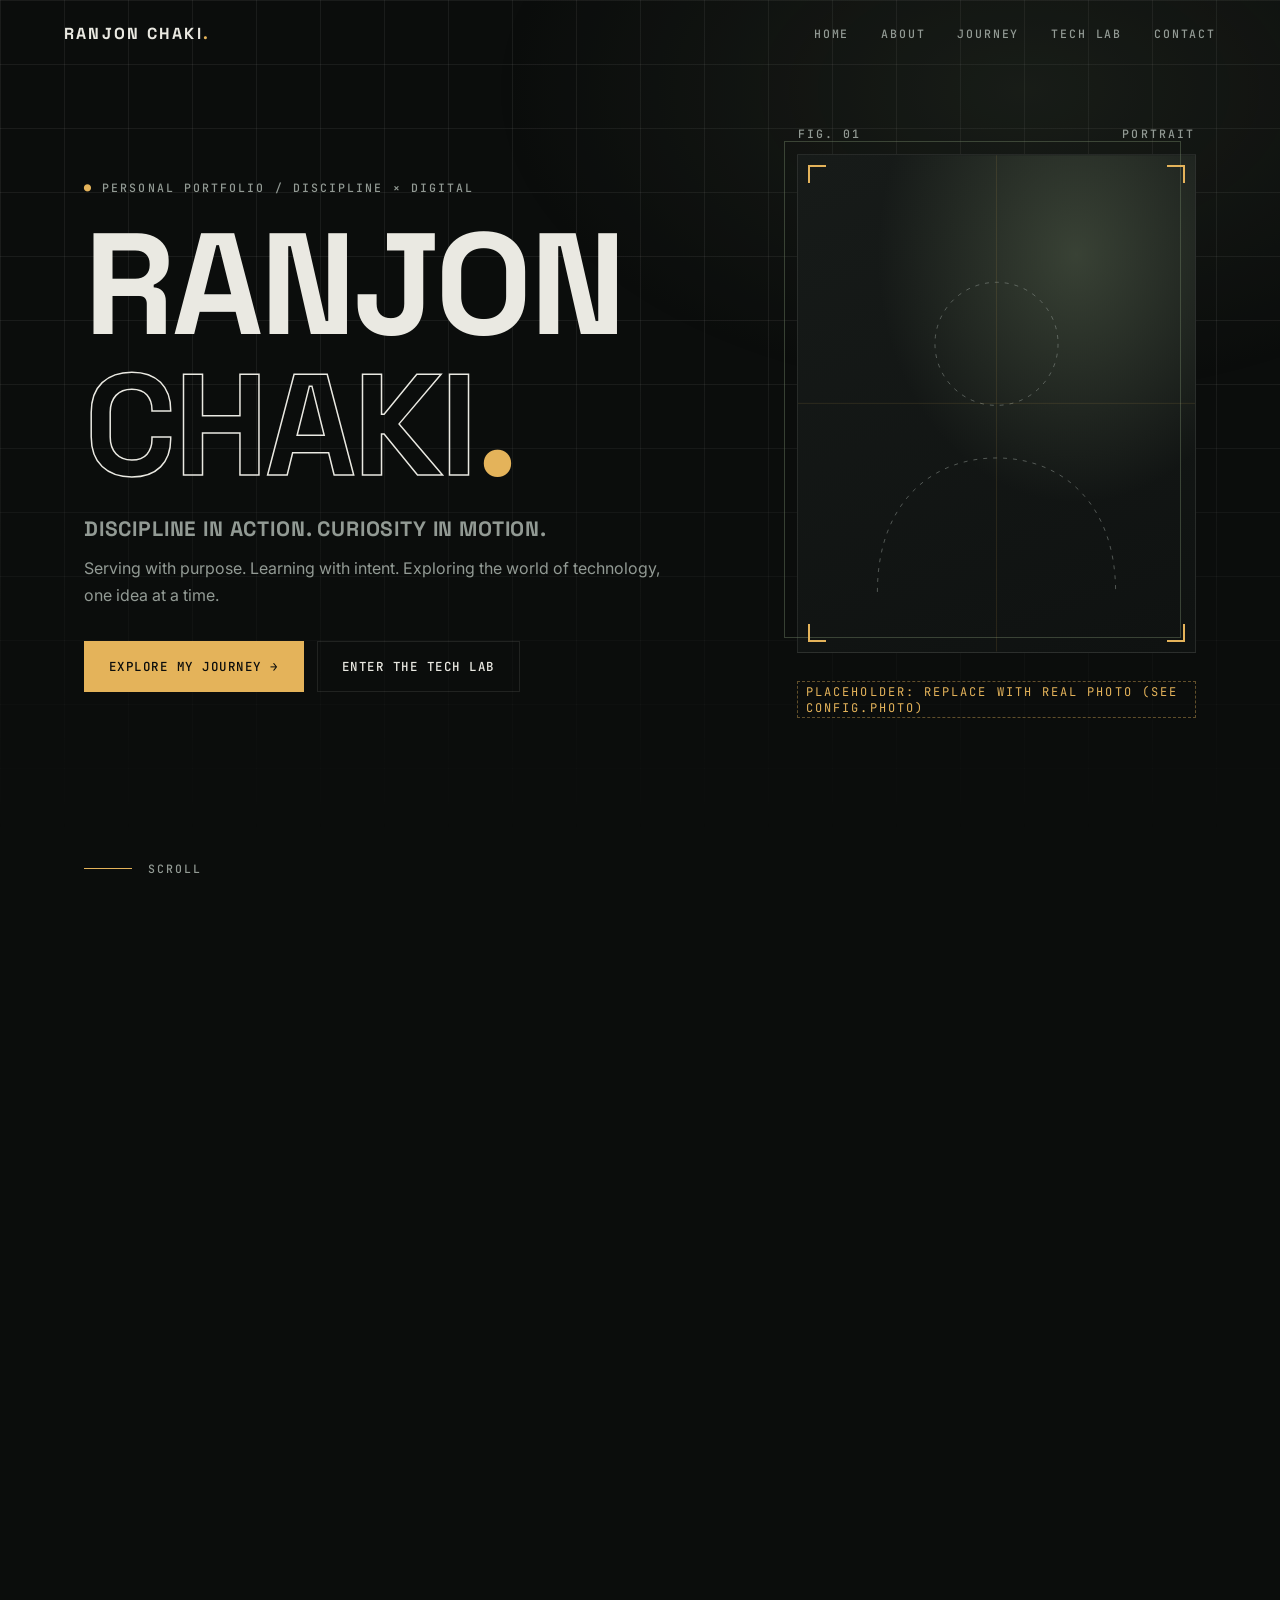
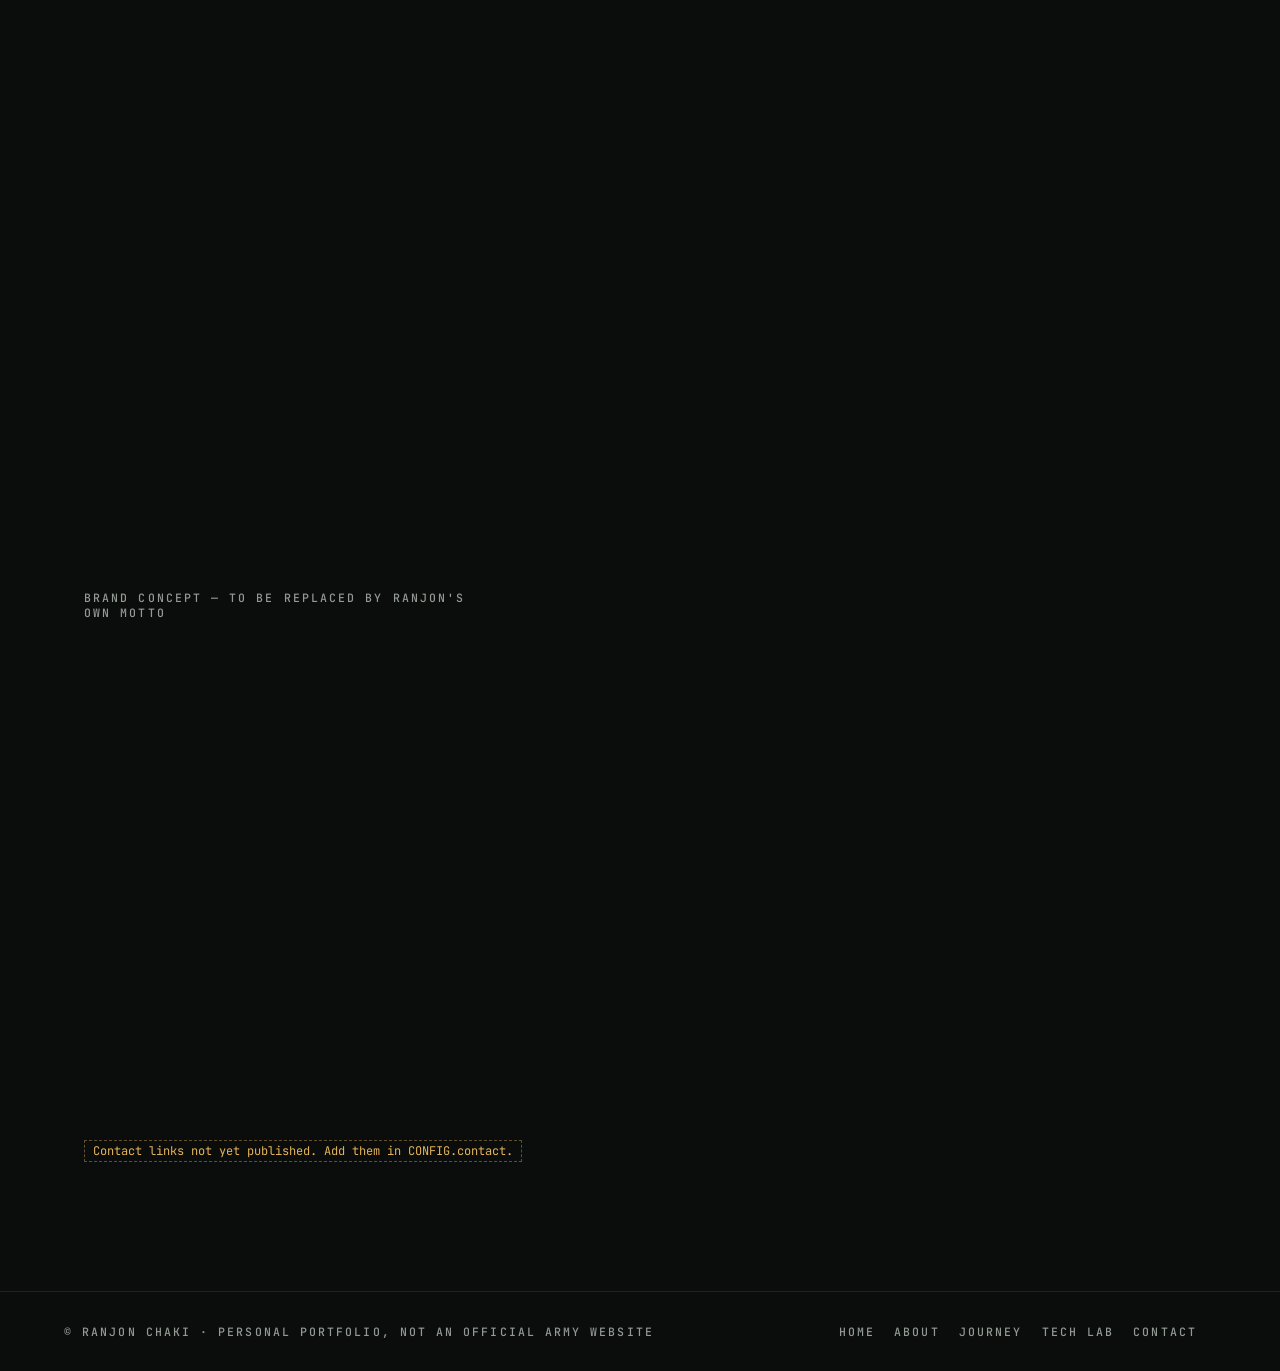
<file: index (1).html>
<!DOCTYPE html>
<html lang="en">
<head>
<meta charset="utf-8">
<meta name="viewport" content="width=device-width, initial-scale=1, viewport-fit=cover">
<title>Ranjon Chaki — Forged by Discipline. Driven by Curiosity.</title>
<meta name="description" content="Personal portfolio of Ranjon Chaki: an Army Agniveer, lifelong learner and technology enthusiast.">
<meta property="og:title" content="Ranjon Chaki — Discipline × Digital">
<meta property="og:description" content="Forged by Discipline. Driven by Curiosity.">
<meta property="og:type" content="website">
<link rel="icon" href="data:image/svg+xml,%3Csvg xmlns='http://www.w3.org/2000/svg' viewBox='0 0 64 64'%3E%3Crect width='64' height='64' fill='%230B0D0C'/%3E%3Cpath d='M14 14h24a12 12 0 0 1 0 24H26l16 14' fill='none' stroke='%23E4B35A' stroke-width='6'/%3E%3C/svg%3E">
<link rel="preconnect" href="https://fonts.googleapis.com">
<link rel="preconnect" href="https://fonts.gstatic.com" crossorigin>
<link href="https://fonts.googleapis.com/css2?family=Space+Grotesk:wght@500;700&family=Inter:wght@400;500&family=JetBrains+Mono:wght@400;500&display=swap" rel="stylesheet">
<style>
:root{--bg:#0B0D0C;--gr:#171B19;--ol:#65745A;--am:#E4B35A;--iv:#EAE9E2;--st:#929A94;--line:rgba(234,233,226,.1);
--d:"Space Grotesk","Helvetica Neue",Arial,sans-serif;--b:Inter,system-ui,sans-serif;--m:"JetBrains Mono",ui-monospace,Menlo,monospace;
--e:cubic-bezier(.22,.8,.2,1);--nav:68px;color-scheme:dark}
*{box-sizing:border-box;margin:0}
html{scroll-behavior:smooth;scroll-padding-top:var(--nav);height:auto}
:root{padding-top:env(safe-area-inset-top,0px);padding-bottom:env(safe-area-inset-bottom,0px)}
body{background:var(--bg);color:var(--iv);font:400 1rem/1.7 var(--b);overflow-x:hidden;-webkit-font-smoothing:antialiased}
body::before{content:"";position:fixed;inset:0;z-index:-1;background:
radial-gradient(60% 50% at 80% 10%,rgba(101,116,90,.22),transparent 70%),
linear-gradient(var(--line) 1px,transparent 1px) 0 0/64px 64px,linear-gradient(90deg,var(--line) 1px,transparent 1px) 0 0/64px 64px;
-webkit-mask:linear-gradient(#000 40%,transparent 95%);mask:linear-gradient(#000 40%,transparent 95%);opacity:.7;animation:fade 1.2s var(--e) both}
a{color:inherit;text-decoration:none}
:focus-visible{outline:2px solid var(--am);outline-offset:3px}
section{padding:clamp(4.5rem,10vw,8rem) clamp(1.25rem,5vw,4rem);max-width:1240px;margin:auto;position:relative}
.lab{font:500 .72rem var(--m);letter-spacing:.18em;text-transform:uppercase;color:var(--st)}
.lab b{color:var(--am);font-weight:500}
h1,h2,h3{font-family:var(--d);line-height:.98;letter-spacing:-.02em;text-transform:uppercase}
h2{font-size:clamp(1.9rem,5vw,3.6rem);margin:1rem 0 1.5rem;max-width:18ch}
p{color:var(--st);max-width:58ch}
.ph{font:400 .75rem var(--m);color:var(--am);border:1px dashed rgba(228,179,90,.4);padding:.1rem .5rem;display:inline-block;margin-top:.6rem}
/* nav */
nav{position:fixed;top:0;left:0;right:0;z-index:50;height:calc(var(--nav) + env(safe-area-inset-top,0px));padding:env(safe-area-inset-top,0px) clamp(1.25rem,5vw,4rem) 0;display:flex;align-items:center;justify-content:space-between;transition:background .4s,border-color .4s;border-bottom:1px solid transparent}
nav.s{background:rgba(11,13,12,.88);backdrop-filter:blur(12px);border-color:var(--line)}
.wm{font:700 1rem var(--d);letter-spacing:.14em}.wm i{color:var(--am);font-style:normal}
.links{display:flex;gap:2rem}
.links a{font:500 .72rem var(--m);letter-spacing:.16em;color:var(--st);position:relative;padding:.5rem 0;transition:color .3s}
.links a::after{content:"";position:absolute;left:0;bottom:0;height:1px;width:100%;background:var(--am);transform:scaleX(0);transform-origin:left;transition:transform .4s var(--e)}
.links a:hover,.links a.on{color:var(--iv)}.links a.on::after{transform:scaleX(1)}
.burger{display:none;background:none;border:1px solid var(--line);color:var(--iv);width:44px;height:44px;border-radius:2px;font:500 .7rem var(--m);cursor:pointer}
@media(max-width:820px){.burger{display:block}
.links{position:fixed;inset:0;background:var(--bg);flex-direction:column;justify-content:center;align-items:flex-start;padding:2rem 2rem;gap:.5rem;transform:translateY(-100%);visibility:hidden;transition:transform .5s var(--e),visibility .5s}
.links.open{transform:none;visibility:visible}.links a{font:700 2rem var(--d);letter-spacing:0;padding:.6rem 0}
.burger{position:relative;z-index:60}}
/* hero */
#home{min-height:100svh;display:grid;grid-template-columns:1.25fr .75fr;gap:3rem;align-items:center;padding-top:calc(var(--nav) + 2rem)}
.hero-t .lab{animation:up .8s .3s var(--e) both}
h1{font-size:clamp(3.2rem,11.5vw,9rem);margin:1.2rem 0;animation:up 1s .5s var(--e) both}
h1 span{display:block}h1 span+span{color:transparent;-webkit-text-stroke:1.5px var(--iv)}h1 em{color:var(--am);font-style:normal;-webkit-text-stroke:0}
.hl{font:700 clamp(1rem,2vw,1.3rem) var(--d);letter-spacing:.04em;margin-bottom:.8rem;animation:up .8s .8s var(--e) both}
.hero-t p{animation:up .8s .9s var(--e) both}
.cta{display:flex;flex-wrap:wrap;gap:.8rem;margin-top:2rem;animation:up .8s 1.05s var(--e) both}
.btn{font:500 .78rem var(--m);letter-spacing:.12em;text-transform:uppercase;padding:1rem 1.5rem;border:1px solid var(--line);min-height:48px;display:inline-flex;align-items:center;gap:.6rem;transition:.35s var(--e)}
.btn.p{background:var(--am);color:#0B0D0C;border-color:var(--am)}.btn:hover{transform:translateY(-2px);border-color:var(--am)}.btn.p:hover{background:var(--iv);border-color:var(--iv)}
.portrait{position:relative;aspect-ratio:4/5;background:linear-gradient(160deg,var(--gr),#0f1211);border:1px solid var(--line);animation:scale 1.1s .7s var(--e) both;max-width:420px;justify-self:end;width:100%}
.portrait::before{content:"";position:absolute;inset:-14px 14px 14px -14px;border:1px solid rgba(101,116,90,.5);z-index:-1}
.portrait svg{width:100%;height:100%;display:block}
.c{position:absolute;width:18px;height:18px;border:2px solid var(--am)}.c1{top:10px;left:10px;border-right:0;border-bottom:0}.c2{top:10px;right:10px;border-left:0;border-bottom:0}.c3{bottom:10px;left:10px;border-right:0;border-top:0}.c4{bottom:10px;right:10px;border-left:0;border-top:0}
.cap{position:absolute;bottom:-1.8rem;left:0;right:0;display:flex;justify-content:space-between}
.scroll{position:absolute;bottom:1.5rem;left:clamp(1.25rem,5vw,4rem);display:flex;gap:1rem;align-items:center;animation:fade 1s 1.6s both}
.scroll i{width:48px;height:1px;background:var(--am);transform-origin:left;animation:draw 1.2s 1.5s var(--e) both}
@media(max-width:820px){#home{grid-template-columns:1fr;gap:3.5rem;padding-bottom:6rem}.portrait{justify-self:start;max-width:300px}.scroll span{display:none}}
/* about */
.split{display:grid;grid-template-columns:1.2fr .8fr;gap:4rem}
.bio p+p{margin-top:1rem}
.mark{border-top:1px solid var(--line)}.mark div{padding:1.2rem 0;border-bottom:1px solid var(--line);display:flex;justify-content:space-between;gap:1rem;align-items:baseline;transition:padding .4s var(--e)}
.mark div:hover{padding-left:.8rem}.mark b{font:700 1.2rem var(--d);letter-spacing:.06em}.mark span{font:.75rem var(--m);color:var(--st);text-align:right}
@media(max-width:820px){.split{grid-template-columns:1fr;gap:2.5rem}}
/* timeline */
.tl{position:relative;display:grid;grid-template-columns:repeat(4,1fr);gap:1.5rem;margin-top:3rem;padding-top:2.5rem}
.tl::before{content:"";position:absolute;top:0;left:0;right:0;height:1px;background:var(--am);transform:scaleX(0);transform-origin:left;transition:transform 1.6s var(--e)}
.tl.in::before{transform:scaleX(1)}
.ch{position:relative}.ch::before{content:"";position:absolute;top:-2.9rem;left:0;width:11px;height:11px;background:var(--bg);border:2px solid var(--am);border-radius:50%}
.ch h3{font-size:1.3rem;margin:.6rem 0 .4rem}.ch p{font-size:.92rem}
@media(max-width:820px){.tl{grid-template-columns:1fr;padding:0 0 0 2rem;gap:2.5rem}
.tl::before{width:1px;height:100%;transform:scaleY(0);transform-origin:top;right:auto}.tl.in::before{transform:scaleY(1)}
.ch::before{top:.3rem;left:-2.5rem}}
/* lab */
.labg{display:grid;grid-template-columns:1.4fr 1fr;gap:1.5rem;margin-top:2.5rem}
.panel{background:var(--gr);border:1px solid var(--line);padding:1.6rem;transition:border-color .4s}
.panel:hover{border-color:rgba(228,179,90,.4)}
.panel h3{font-size:1.2rem;margin:.6rem 0 .8rem}
.big{grid-row:span 2;min-height:300px;display:flex;flex-direction:column;justify-content:space-between}
.tags{display:flex;flex-wrap:wrap;gap:.5rem}.tags span{font:.72rem var(--m);border:1px solid var(--line);padding:.35rem .7rem;color:var(--st)}
.con{font:.82rem/1.7 var(--m);color:var(--st)}
.con button{all:unset;cursor:pointer;color:var(--am);min-height:44px;display:inline-flex;align-items:center}
.con button:focus-visible{outline:2px solid var(--am)}
.note{display:none;margin-top:.5rem;border-left:2px solid var(--ol);padding-left:1rem;color:var(--iv)}.note.show{display:block;animation:up .5s var(--e)}
@media(max-width:820px){.labg{grid-template-columns:1fr}.big{grid-row:auto}}
/* principle */
#pr{min-height:80svh;display:flex;flex-direction:column;justify-content:center}
#pr h2{font-size:clamp(2.4rem,9vw,7.5rem);max-width:none;line-height:1}
#pr h2 span{display:block}#pr h2 span+span{color:var(--ol)}
.rl{width:96px;height:2px;background:var(--am);margin-top:2rem;transform:scaleX(0);transform-origin:left;transition:transform 1s .6s var(--e)}.in .rl{transform:none}
/* contact */
.cl{display:flex;flex-direction:column;margin-top:2rem;border-top:1px solid var(--line);max-width:640px}
.cl a{display:flex;justify-content:space-between;padding:1.2rem 0;border-bottom:1px solid var(--line);font:700 1.2rem var(--d);transition:padding .4s var(--e),color .3s}
.cl a:hover{padding-left:.8rem;color:var(--am)}
footer{border-top:1px solid var(--line);padding:2rem clamp(1.25rem,5vw,4rem);display:flex;flex-wrap:wrap;gap:1rem;justify-content:space-between}
footer a{margin-right:1.2rem}footer a:hover{color:var(--am)}
.top{position:fixed;right:1rem;bottom:calc(1rem + env(safe-area-inset-bottom,0px));width:48px;height:48px;background:var(--gr);border:1px solid var(--line);color:var(--am);cursor:pointer;opacity:0;pointer-events:none;transition:.4s}
.top.v{opacity:1;pointer-events:auto}
/* motion */
.rv{opacity:0;transform:translateY(22px);transition:opacity .9s var(--e),transform .9s var(--e);transition-delay:calc(var(--i,0)*100ms)}.rv.in{opacity:1;transform:none}
@keyframes up{from{opacity:0;transform:translateY(24px)}}@keyframes fade{from{opacity:0}}@keyframes scale{from{opacity:0;transform:scale(.96)}}@keyframes draw{from{transform:scaleX(0)}}
@media(prefers-reduced-motion:reduce){html{scroll-behavior:auto}*,*::before,*::after{animation:none!important;transition:none!important}.rv{opacity:1;transform:none}.tl::before{transform:none}.rl{transform:none}}
</style>
</head>
<body>
<nav id="nav" aria-label="Main">
  <a class="wm" href="#home">RANJON CHAKI<i>.</i></a>
  <button class="burger" id="bg" aria-expanded="false" aria-controls="lk" aria-label="Open menu">MENU</button>
  <div class="links" id="lk">
    <a href="#home">HOME</a><a href="#about">ABOUT</a><a href="#journey">JOURNEY</a><a href="#lab">TECH LAB</a><a href="#contact">CONTACT</a>
  </div>
</nav>

<main>
<section id="home">
  <div class="hero-t">
    <p class="lab"><b>●</b> Personal portfolio / Discipline × Digital</p>
    <h1 aria-label="Ranjon Chaki"><span>RANJON</span><span>CHAKI<em>.</em></span></h1>
    <p class="hl">DISCIPLINE IN ACTION. CURIOSITY IN MOTION.</p>
    <p>Serving with purpose. Learning with intent. Exploring the world of technology, one idea at a time.</p>
    <div class="cta"><a class="btn p" href="#journey">Explore My Journey →</a><a class="btn" href="#lab">Enter the Tech Lab</a></div>
  </div>
  <figure style="position:relative">
    <div class="portrait" role="img" aria-label="Placeholder for Ranjon Chaki's portrait">
      <svg viewBox="0 0 400 500" aria-hidden="true"><defs><radialGradient id="g" cx=".7" cy=".2"><stop offset="0" stop-color="#65745A" stop-opacity=".45"/><stop offset="1" stop-color="#65745A" stop-opacity="0"/></radialGradient></defs><rect width="400" height="500" fill="url(#g)"/><circle cx="200" cy="190" r="62" fill="none" stroke="#929A94" stroke-opacity=".5" stroke-dasharray="4 6"/><path d="M80 440c0-90 55-135 120-135s120 45 120 135" fill="none" stroke="#929A94" stroke-opacity=".5" stroke-dasharray="4 6"/><path d="M0 250h400M200 0v500" stroke="#E4B35A" stroke-opacity=".12"/></svg>
      <i class="c c1"></i><i class="c c2"></i><i class="c c3"></i><i class="c c4"></i>
      <div class="cap lab" style="bottom:auto;top:-1.8rem"><span>FIG. 01</span><span>PORTRAIT</span></div>
    </div>
    <figcaption class="lab" style="margin-top:1.2rem"><span class="ph">Placeholder: replace with real photo (see CONFIG.photo)</span></figcaption>
  </figure>
  <div class="scroll lab"><i></i><span>Scroll</span></div>
</section>

<section id="about">
  <p class="lab rv"><b>01</b> / About</p>
  <h2 class="rv">A mind built on discipline. A future built on learning.</h2>
  <div class="split">
    <div class="bio rv">
      <p>Ranjon Chaki is an Army Agniveer, a technology enthusiast, and a B.Sc. student pursuing distance education through Raiganj University.</p>
      <p data-edit>His introduction, approach to learning and future ambitions will appear here.</p>
      <span class="ph">Editable: add his own biography</span>
    </div>
    <div class="mark rv" style="--i:2">
      <div><b>DISCIPLINE</b><span>A defining principle</span></div>
      <div><b>LEARNING</b><span>A continuing journey</span></div>
      <div><b>TECHNOLOGY</b><span>An area of curiosity</span></div>
      <div><b>GROWTH</b><span>An ongoing commitment</span></div>
    </div>
  </div>
</section>

<section id="journey">
  <p class="lab rv"><b>02</b> / Journey</p>
  <h2 class="rv">Every chapter builds the next.</h2>
  <div class="tl rv" id="tl">
    <article class="ch"><p class="lab">Chapter 01</p><h3>Army Agniveer</h3><p>Currently serving. Further details will be added only as Ranjon chooses to share them.</p></article>
    <article class="ch"><p class="lab">Chapter 02</p><h3>B.Sc. — Raiganj University</h3><p>Mode: Distance Education. Currently pursuing; subject and dates to be confirmed.</p></article>
    <article class="ch"><p class="lab">Chapter 03</p><h3>Exploring the Digital World</h3><p>Curiosity about modern technology, computing and software. Specific skills will be listed once confirmed.</p></article>
    <article class="ch" id="next"><p class="lab">Chapter 04</p><h3>Still Learning. Still Building.</h3><p>Future goals and projects will be added here.</p></article>
  </div>
</section>

<section id="lab">
  <p class="lab rv"><b>03</b> / Tech Lab</p>
  <h2 class="rv">Beyond the routine. Into the possible.</h2>
  <p class="rv">A space for exploring technology, learning new concepts, experimenting with ideas, and turning curiosity into practical knowledge.</p>
  <div class="labg">
    <div class="panel big rv">
      <div><p class="lab">Featured project</p><h3>Projects coming soon</h3><p>The first project will be featured here with a cover image, description, technologies, status and links.</p></div>
      <span class="ph">Placeholder: no project has been supplied yet</span>
    </div>
    <div class="panel rv" style="--i:1"><p class="lab">Skill areas (categories only)</p>
      <h3>Focus areas</h3>
      <div class="tags" id="skills"></div><span class="ph">No proficiency claims until confirmed</span></div>
    <div class="panel con rv" style="--i:2"><p class="lab">Learning note</p>
      <button id="nb" aria-expanded="false" aria-controls="nt">$ show note</button>
      <div class="note" id="nt" role="region" aria-live="polite">Curiosity is a habit, not an event. Small, consistent steps in learning compound into real skill.</div>
      <p style="font-size:.72rem;margin-top:.6rem">Decorative placeholder note.</p></div>
  </div>
</section>

<section id="pr" aria-label="Principle">
  <h2 class="rv"><span>Precision in action.</span><span>Curiosity in thought.</span></h2>
  <div class="rl"></div>
  <p class="lab" style="margin-top:1.5rem">Brand concept — to be replaced by Ranjon's own motto</p>
</section>

<section id="interests" hidden>
  <p class="lab"><b>04</b> / Behind the profile</p>
  <h2>Interests</h2><div class="tags" id="int"></div>
</section>

<section id="contact">
  <p class="lab rv"><b>05</b> / Contact</p>
  <h2 class="rv">Let's connect. Let's build.</h2>
  <p class="rv">Interested in technology, ideas, collaboration, or a meaningful conversation? Get in touch.</p>
  <div class="cl rv" id="cl"></div>
  <span class="ph" id="cph" hidden>Contact links not yet published. Add them in CONFIG.contact.</span>
</section>
</main>

<footer>
  <span class="lab">© <span id="yr"></span> RANJON CHAKI · Personal portfolio, not an official Army website</span>
  <span class="lab"><a href="#home">Home</a><a href="#about">About</a><a href="#journey">Journey</a><a href="#lab">Tech Lab</a><a href="#contact">Contact</a></span>
</footer>
<button class="top" id="top" aria-label="Back to top">↑</button>

<script>
// Edit here: all personal content that is meant to be swapped lives in CONFIG.
const CONFIG={
  photo:"",                       // image URL or data URI; empty = placeholder
  skills:["Programming","Web Development","Computer Science","Digital Tools","Emerging Technologies"],
  interests:[],                   // add only confirmed interests, section shows when filled
  contact:[]                      // e.g. {label:"Email",href:"mailto:..."}; only add real links
};
const $=s=>document.querySelector(s),$$=s=>[...document.querySelectorAll(s)];
$("#yr").textContent=new Date().getFullYear();
$("#skills").innerHTML=CONFIG.skills.map(s=>`<span>${s}</span>`).join("");
if(CONFIG.photo){const p=$(".portrait");p.querySelector("svg").outerHTML=`<img src="${CONFIG.photo}" alt="Ranjon Chaki" style="width:100%;height:100%;object-fit:cover" loading="eager">`}
if(CONFIG.interests.length){$("#interests").hidden=false;$("#int").innerHTML=CONFIG.interests.map(s=>`<span>${s}</span>`).join("")}
if(CONFIG.contact.length){$("#cl").innerHTML=CONFIG.contact.map(c=>`<a href="${c.href}" rel="noopener" target="_blank">${c.label}<span>↗</span></a>`).join("")}
else{$("#cl").hidden=true;$("#cph").hidden=false}
// nav
const nav=$("#nav"),lk=$("#lk"),bg=$("#bg"),top=$("#top");
addEventListener("scroll",()=>{nav.classList.toggle("s",scrollY>20);top.classList.toggle("v",scrollY>800)},{passive:true});
const setMenu=o=>{lk.classList.toggle("open",o);bg.setAttribute("aria-expanded",o);bg.textContent=o?"CLOSE":"MENU";bg.setAttribute("aria-label",o?"Close menu":"Open menu");document.body.style.overflow=o?"hidden":""};
bg.onclick=()=>setMenu(!lk.classList.contains("open"));
lk.addEventListener("click",e=>{if(e.target.matches("a"))setMenu(false)});
addEventListener("keydown",e=>{if(e.key==="Escape")setMenu(false)});
top.onclick=()=>scrollTo({top:0});
// active link + reveal
const links=$$(".links a");
const so=new IntersectionObserver(es=>es.forEach(e=>{if(e.isIntersecting)links.forEach(a=>a.classList.toggle("on",a.getAttribute("href")==="#"+e.target.id))}),{rootMargin:"-45% 0px -50% 0px"});
$$("main section[id]").forEach(s=>so.observe(s));
const ro=new IntersectionObserver(es=>es.forEach(e=>{if(e.isIntersecting){e.target.classList.add("in");ro.unobserve(e.target)}}),{threshold:.15});
$$(".rv,#pr").forEach(el=>ro.observe(el));
// console note
$("#nb").onclick=function(){const n=$("#nt"),o=n.classList.toggle("show");this.setAttribute("aria-expanded",o);this.textContent=o?"$ hide note":"$ show note"};
</script>
</body>
</html>
</file>
<file: styles.css>
:root {
  --bg: #0b0d0c;
  --bg-soft: #111412;
  --surface: #171b19;
  --surface-2: #1c211e;
  --olive: #839176;
  --olive-dark: #65745a;
  --amber: #e4b35a;
  --ivory: #eae9e2;
  --steel: #929a94;
  --muted: #606a63;
  --line: rgba(234, 233, 226, .13);
  --line-bright: rgba(234, 233, 226, .23);
  --mono: "DM Mono", "SFMono-Regular", Consolas, monospace;
  --sans: "Manrope", Inter, "Segoe UI", Arial, sans-serif;
  --nav-height: 80px;
  --max-width: 1320px;
  --ease: cubic-bezier(.22, 1, .36, 1);
}
* { box-sizing: border-box; }
html { scroll-behavior: smooth; overflow-x: clip; background: var(--bg); }
section[id], #work { scroll-margin-top: calc(var(--nav-height) + 18px); }
body { margin: 0; background: var(--bg); color: var(--ivory); font-family: var(--sans); font-size: 15px; line-height: 1.7; overflow-x: hidden; -webkit-font-smoothing: antialiased; }
body::after { content: ""; position: fixed; z-index: 20; inset: 0; pointer-events: none; opacity: .055; background-image: url("data:image/svg+xml,%3Csvg viewBox='0 0 180 180' xmlns='http://www.w3.org/2000/svg'%3E%3Cfilter id='n'%3E%3CfeTurbulence type='fractalNoise' baseFrequency='.78' numOctaves='4' stitchTiles='stitch'/%3E%3C/filter%3E%3Crect width='100%25' height='100%25' filter='url(%23n)' opacity='.36'/%3E%3C/svg%3E"); }
::selection { background: var(--amber); color: var(--bg); }
a { color: inherit; text-decoration: none; }
button { font: inherit; }
button, a { -webkit-tap-highlight-color: transparent; }
a:focus-visible, button:focus-visible { outline: 2px solid var(--amber); outline-offset: 5px; }
.contact-options { display: grid; grid-template-columns: repeat(auto-fit, minmax(210px, 1fr)); gap: 10px; width: min(100%, 560px); }
.contact-action { position: relative; display: flex; min-width: 0; min-height: 84px; flex-direction: column; justify-content: center; gap: 5px; padding: 14px 38px 14px 16px; border: 1px solid var(--line-bright); background: rgba(255,255,255,.015); transition: background .25s ease, border-color .25s ease, transform .25s var(--ease); }
.contact-action:hover { transform: translateY(-2px); border-color: var(--olive); background: rgba(131,145,118,.08); }
.contact-action > span:first-child, .footer-contact-links { color: var(--steel); font-family: var(--mono); font-size: 8px; letter-spacing: .08em; text-transform: uppercase; }
.contact-action strong { overflow-wrap: anywhere; color: var(--ivory); font-size: 12px; font-weight: 600; }
.contact-action .contact-arrow { position: absolute; top: 16px; right: 15px; color: var(--amber); }
.footer-contact-links { display: flex; flex-wrap: wrap; gap: 10px 16px; align-items: center; text-transform: none; }
.footer-contact-links a { transition: color .25s ease; }
.footer-contact-links a:hover { color: var(--ivory); }
.skip-link { position: fixed; z-index: 100; top: 10px; left: 10px; padding: 10px 14px; background: var(--amber); color: #10120f; transform: translateY(-150%); }
.skip-link:focus { transform: translateY(0); }
.section-shell { width: min(var(--max-width), calc(100% - 104px)); margin-inline: auto; }
.scroll-progress { position: fixed; top: 0; left: 0; right: 0; z-index: 60; height: 2px; background: transparent; }
.scroll-progress span { display: block; width: 0; height: 100%; background: var(--amber); transform-origin: left; }
.site-header { position: sticky; z-index: 50; top: 0; height: var(--nav-height); background: rgba(11, 13, 12, .82); border-bottom: 1px solid transparent; backdrop-filter: blur(18px); -webkit-backdrop-filter: blur(18px); transition: border-color .3s ease, background .3s ease; }
.site-header.scrolled { background: rgba(11, 13, 12, .96); border-bottom-color: var(--line); }
.nav-wrap { width: min(1440px, calc(100% - 64px)); height: 100%; display: flex; align-items: center; justify-content: space-between; margin-inline: auto; }
.brand, .footer-brand { display: inline-flex; gap: 12px; align-items: center; min-width: 205px; }
.brand-mark { font-size: 26px; font-weight: 800; letter-spacing: -.1em; line-height: 1; }
.brand-mark span, .footer-brand .brand-mark span { color: var(--amber); }
.brand-name, .footer-brand > span:last-child { display: flex; flex-direction: column; font-size: 10px; line-height: 1.45; letter-spacing: .15em; font-weight: 800; }
.brand-name small, .footer-brand small { margin-top: 4px; color: var(--steel); font-family: var(--mono); font-size: 8px; letter-spacing: .1em; font-weight: 400; }
.site-nav { height: 100%; display: flex; align-items: center; gap: clamp(22px, 3.1vw, 48px); }
.nav-link { position: relative; display: inline-flex; align-items: center; gap: 7px; height: 100%; color: var(--steel); font-family: var(--mono); text-transform: uppercase; font-size: 10px; letter-spacing: .07em; transition: color .25s ease; }
.nav-link::after { content: ""; position: absolute; bottom: 0; left: 0; right: 0; height: 2px; background: var(--amber); transform: scaleX(0); transform-origin: left; transition: transform .35s var(--ease); }
.nav-link:hover, .nav-link.active { color: var(--ivory); }
.nav-link.active::after, .nav-link:hover::after { transform: scaleX(1); }
.nav-contact { color: var(--ivory); }
.nav-contact span { color: var(--amber); font-size: 15px; }
.menu-toggle { display: none; }
.hero { position: relative; display: grid; grid-template-columns: 1.05fr .95fr; align-items: center; gap: clamp(35px, 6vw, 90px); min-height: min(850px, calc(100svh - var(--nav-height))); padding-top: 66px; padding-bottom: 118px; isolation: isolate; }
.hero-grid { position: absolute; z-index: -2; top: -1px; bottom: 0; left: -70px; right: -70px; background-image: linear-gradient(rgba(234,233,226,.035) 1px, transparent 1px), linear-gradient(90deg, rgba(234,233,226,.035) 1px, transparent 1px); background-size: 64px 64px; mask-image: linear-gradient(90deg, black, rgba(0,0,0,.7) 60%, transparent); pointer-events: none; }
.hero::before { content: ""; position: absolute; z-index: -1; width: 590px; height: 590px; left: -250px; top: 130px; border-radius: 50%; background: radial-gradient(circle, rgba(101,116,90,.15), transparent 68%); pointer-events: none; }
.hero-content { position: relative; padding-top: 28px; min-width: 0; }
.eyebrow, .section-kicker, .overline, .micro-label, .signal-label, .timeline-step, .timeline-category, .module-head, .module-foot, .lab-feature-top, .visual-topline, .visual-caption, .portrait-label, .hero-footnote, .hero-scroll, .hero-index, .contact-pending, .footer-bottom, .empty-status, .empty-index { font-family: var(--mono); font-weight: 400; font-size: 9px; letter-spacing: .12em; line-height: 1.6; }
.hero-eyebrow { display: flex; align-items: center; gap: 12px; color: var(--steel); margin-bottom: 28px; }
.live-dot { flex: 0 0 auto; display: inline-block; width: 6px; height: 6px; background: var(--amber); border-radius: 50%; box-shadow: 0 0 0 4px rgba(228,179,90,.09); }
.eyebrow-rule { display: block; width: 42px; height: 1px; background: var(--olive-dark); margin-left: 2px; }
.hero-title { margin: 0 0 27px -7px; font-size: clamp(84px, 10.3vw, 150px); font-weight: 800; line-height: .78; letter-spacing: -.105em; }
.hero-title > span { display: block; white-space: nowrap; }
.hero-title-second { margin-top: 17px; }
.accent-dot { color: var(--amber); }
.hero-manifesto { margin: 0 0 15px; color: var(--ivory); font-size: clamp(18px, 2vw, 27px); line-height: 1.3; letter-spacing: -.045em; font-weight: 700; }
.hero-manifesto em, h2 em, .projects-title em { color: var(--olive); font-style: normal; }
.hero-copy { max-width: 420px; margin: 0; color: var(--steel); font-size: 14px; line-height: 1.9; }
.hero-actions { display: flex; flex-wrap: wrap; align-items: center; gap: 12px; margin-top: 32px; }
.button { display: inline-flex; gap: 25px; align-items: center; justify-content: space-between; min-height: 48px; padding: 0 18px; border: 1px solid var(--line-bright); font-size: 11px; font-weight: 700; letter-spacing: .01em; transition: background .3s ease, color .3s ease, border-color .3s ease, transform .3s var(--ease); }
.button span { font-size: 18px; transition: transform .3s var(--ease); }
.button:hover { transform: translateY(-3px); }
.button:hover span { transform: translate(2px, 2px); }
.button-primary { background: var(--amber); border-color: var(--amber); color: #141610; }
.button-primary:hover { background: #f0c979; border-color: #f0c979; }
.button-quiet { color: var(--ivory); background: rgba(255,255,255,.015); }
.button-quiet:hover { border-color: var(--olive); background: rgba(131,145,118,.1); }
.hero-footnote { display: flex; align-items: center; gap: 10px; margin-top: 49px; color: var(--muted); font-size: 8px; }
.tiny-crosshair { color: var(--amber); font-size: 17px; }
.hero-visual { position: relative; width: 100%; max-width: 535px; justify-self: end; padding: 0 18px 0 0; }
.visual-topline, .visual-caption { display: flex; justify-content: space-between; gap: 15px; color: var(--muted); font-size: 8px; }
.visual-topline { margin-bottom: 13px; }
.portrait-frame { position: relative; min-height: 510px; height: min(57vw, 625px); max-height: 625px; overflow: hidden; border: 1px solid rgba(131,145,118,.45); background: radial-gradient(ellipse at 45% 44%, rgba(101,116,90,.3), transparent 38%), linear-gradient(145deg, #171c18, #111411 53%, #1b201b); }
.portrait-photo { position: absolute; inset: 0; width: 100%; height: 100%; object-fit: cover; object-position: center 35%; }
.portrait-frame::before { content: ""; position: absolute; inset: 15px; border: 1px solid rgba(234,233,226,.08); }
.portrait-frame::after { content: ""; position: absolute; inset: 0; background: linear-gradient(115deg, transparent 40%, rgba(228,179,90,.035) 40.2%, transparent 40.6%), linear-gradient(180deg, transparent 0%, rgba(5,7,5,.5) 100%); pointer-events: none; }
.frame-corner { position: absolute; z-index: 3; width: 18px; height: 18px; border-color: var(--amber); border-style: solid; opacity: .9; }
.corner-tl { top: -1px; left: -1px; border-width: 1px 0 0 1px; }.corner-tr { top: -1px; right: -1px; border-width: 1px 1px 0 0; }.corner-bl { bottom: -1px; left: -1px; border-width: 0 0 1px 1px; }.corner-br { bottom: -1px; right: -1px; border-width: 0 1px 1px 0; }
.portrait-halo { position: absolute; width: 62%; aspect-ratio: 1; top: 13%; left: 18%; border-radius: 50%; background: radial-gradient(circle, rgba(131,145,118,.16), rgba(131,145,118,.025) 58%, transparent 70%); }
.portrait-orbit { position: absolute; border: 1px solid rgba(131,145,118,.35); border-radius: 50%; transform: rotate(-29deg); }
.orbit-one { width: 78%; height: 58%; top: 18%; left: 10%; }.orbit-two { width: 69%; height: 77%; top: 10%; left: 16%; transform: rotate(33deg); border-color: rgba(228,179,90,.16); }
.portrait-monogram { position: absolute; top: 18%; left: 0; width: 100%; color: rgba(234,233,226,.91); font-size: clamp(130px, 20vw, 240px); line-height: 1; font-weight: 800; letter-spacing: -.13em; text-align: center; text-shadow: 0 16px 70px rgba(0,0,0,.5); }
.portrait-monogram span { color: var(--olive); }
.portrait-cross { position: absolute; z-index: 3; color: var(--amber); font-family: var(--mono); font-size: 18px; opacity: .85; }.cross-one { top: 14%; left: 19%; }.cross-two { top: 54%; right: 14%; }
.portrait-axis { position: absolute; z-index: 1; background: rgba(234,233,226,.11); }.axis-x { top: 52%; left: 9%; right: 9%; height: 1px; }.axis-y { top: 11%; bottom: 18%; left: 50%; width: 1px; }
.portrait-label { position: absolute; z-index: 5; left: 8%; right: 8%; bottom: 7%; display: flex; align-items: flex-start; gap: 12px; padding: 14px 15px; background: rgba(11,13,12,.82); border: 1px solid rgba(234,233,226,.11); color: var(--ivory); font-size: 8px; }
.label-marker { width: 6px; height: 6px; margin-top: 4px; background: var(--amber); flex-shrink: 0; }.portrait-label small { display: block; margin-top: 4px; color: var(--steel); font-size: 8px; letter-spacing: .02em; text-transform: none; font-family: var(--sans); }
.portrait-index { position: absolute; z-index: 4; top: 8%; right: 8%; color: var(--amber); font-family: var(--mono); font-size: 12px; line-height: 1.1; text-align: right; }.portrait-index span { color: var(--steel); font-size: 24px; }
.visual-caption { padding-top: 12px; font-size: 7px; }
.side-stamp { position: absolute; right: -39px; top: 34%; color: rgba(234,233,226,.22); font-family: var(--mono); font-size: 8px; line-height: 1.8; letter-spacing: .3em; writing-mode: vertical-rl; }
.hero-scroll { position: absolute; bottom: 31px; left: 0; display: flex; align-items: center; gap: 13px; color: var(--muted); font-size: 8px; }.scroll-line { width: 40px; height: 1px; background: var(--olive); transform-origin: left; animation: lineBreath 2.6s ease-in-out infinite; }.hero-index { position: absolute; right: 0; bottom: 31px; color: var(--muted); }
@keyframes lineBreath { 0%,100% { transform: scaleX(.6); opacity: .45; } 50% { transform: scaleX(1); opacity: 1; } }
.signal-strip { display: grid; grid-template-columns: repeat(3, 1fr) 1.1fr; min-height: 120px; padding: 0 max(52px, calc((100% - var(--max-width))/2)); border-top: 1px solid var(--line); border-bottom: 1px solid var(--line); background: #101310; }
.signal-item { position: relative; display: flex; flex-direction: column; justify-content: center; padding: 20px 22px 20px 0; border-right: 1px solid var(--line); }.signal-item:not(:first-child) { padding-left: 25px; }.signal-number { position: absolute; right: 17px; top: 22px; color: var(--muted); font-family: var(--mono); font-size: 8px; }.signal-label { color: var(--muted); font-size: 8px; }.signal-item strong { margin-top: 8px; font-size: 13px; font-weight: 600; letter-spacing: -.02em; }.signal-stamp { display: flex; align-items: center; justify-content: flex-end; gap: 14px; color: var(--steel); font-family: var(--mono); font-size: 8px; line-height: 1.8; letter-spacing: .07em; }.stamp-ring { display: grid; width: 40px; height: 40px; place-items: center; border: 1px solid var(--olive-dark); border-radius: 50%; color: var(--amber); font-family: var(--sans); font-size: 11px; font-weight: 800; }
.section { padding-top: 150px; padding-bottom: 150px; }.section-kicker { display: flex; align-items: center; gap: 16px; color: var(--steel); text-transform: uppercase; font-size: 8px; }.section-kicker > span:first-child { color: var(--amber); }.kicker-line { flex: 1; max-width: 100px; height: 1px; background: var(--line-bright); }
.about-layout { display: grid; grid-template-columns: 1.05fr .8fr; gap: clamp(60px, 10vw, 160px); margin-top: 74px; align-items: start; }.overline { margin: 0 0 18px; color: var(--olive); font-size: 9px; }.about-heading { position: relative; }.about-heading h2, .journey-heading-row h2, .tech-header h2, .interests-intro h2 { margin: 0; font-size: clamp(38px, 5vw, 66px); line-height: 1.08; letter-spacing: -.075em; font-weight: 700; }.about-heading h2 span { color: var(--olive); }.about-heading h2 em { color: var(--ivory); }.heading-index { display: flex; align-items: center; gap: 10px; margin-top: 37px; color: var(--muted); font-family: var(--mono); font-size: 9px; }.heading-index span { width: 33px; height: 1px; background: var(--olive-dark); }
.about-copy { position: relative; padding-top: 13px; }.quote-mark { position: absolute; top: -38px; left: -21px; color: rgba(228,179,90,.4); font-family: Georgia, serif; font-size: 80px; line-height: 1; }.about-lead { position: relative; margin: 0 0 22px; color: var(--ivory); font-size: clamp(18px, 1.65vw, 23px); line-height: 1.55; font-weight: 500; letter-spacing: -.04em; }.about-copy > p:not(.about-lead) { margin: 0; color: var(--steel); font-size: 13px; line-height: 1.95; }.about-signature { display: flex; align-items: center; gap: 11px; margin-top: 31px; color: var(--muted); font-family: var(--mono); font-size: 8px; letter-spacing: .1em; }.signature-line { width: 37px; height: 1px; background: var(--amber); }
.principles-grid { display: grid; grid-template-columns: repeat(4, 1fr); margin-top: 88px; border: 1px solid var(--line); }.principle-item { position: relative; min-height: 205px; padding: 22px; border-right: 1px solid var(--line); transition: background .3s ease; }.principle-item:last-child { border-right: 0; }.principle-item:hover { background: rgba(131,145,118,.06); }.principle-num { color: var(--muted); font-family: var(--mono); font-size: 8px; }.principle-symbol { position: relative; width: 30px; height: 30px; margin-top: 28px; color: var(--olive); }.principle-symbol::before, .principle-symbol::after, .principle-symbol i::before, .principle-symbol i::after { content: ""; position: absolute; border: 1px solid currentColor; }.symbol-target::before { inset: 2px; border-radius: 50%; }.symbol-target::after { inset: 9px; border-radius: 50%; }.symbol-target i::before { width: 7px; height: 7px; top: 11px; left: 11px; background: var(--amber); border: 0; border-radius: 50%; }.symbol-open::before { width: 25px; height: 25px; top: 0; left: 0; border-right-color: transparent; border-bottom-color: transparent; transform: rotate(45deg); border-radius: 50%; }.symbol-open::after { width: 12px; height: 12px; top: 9px; left: 9px; border-radius: 50%; }.symbol-grid::before { inset: 1px; background-image: linear-gradient(currentColor 1px, transparent 1px), linear-gradient(90deg, currentColor 1px, transparent 1px); background-size: 9px 9px; opacity: .8; }.symbol-rise::before { left: 1px; bottom: 2px; width: 28px; height: 19px; border-width: 0 0 1px 1px; }.symbol-rise::after { left: 5px; top: 3px; width: 19px; height: 18px; border-width: 1px 1px 0 0; transform: skew(-30deg) rotate(-11deg); }.principle-item h3 { margin: 17px 0 2px; font-size: 12px; letter-spacing: .03em; }.principle-item p { margin: 0; color: var(--steel); font-size: 11px; }.principle-arrow { position: absolute; right: 22px; top: 20px; color: var(--muted); transition: color .25s, transform .25s; }.principle-item:hover .principle-arrow { color: var(--amber); transform: translate(2px, -2px); }
.journey-section { padding: 126px 0 132px; background: #111512; border-top: 1px solid var(--line); border-bottom: 1px solid var(--line); }.journey-heading-row, .tech-header { display: flex; justify-content: space-between; align-items: flex-end; gap: 50px; margin-top: 65px; }.journey-heading-row h2, .tech-header h2 { font-size: clamp(42px, 5.5vw, 72px); }.journey-heading-row h2 em, .tech-header h2 em { color: var(--olive); }.journey-intro, .tech-intro { width: 310px; max-width: 100%; margin: 0 0 5px; color: var(--steel); font-size: 13px; line-height: 1.9; }.timeline-track { position: relative; height: 1px; margin-top: 67px; background: rgba(234,233,226,.14); }.timeline-fill { display: block; width: 0; height: 1px; background: var(--amber); transition: width 1.2s var(--ease); }.timeline-fill.in-view { width: 100%; }.timeline-grid { display: grid; grid-template-columns: repeat(4, 1fr); gap: 0; margin-top: -5px; }.timeline-card { position: relative; padding: 0 24px 0 0; }.timeline-card:not(:first-child) { padding-left: 24px; border-left: 1px solid var(--line); }.timeline-top { display: flex; align-items: center; justify-content: space-between; min-height: 22px; }.timeline-step { color: var(--muted); font-size: 8px; }.timeline-icon { display: grid; place-items: center; width: 34px; height: 34px; color: var(--olive); border: 1px solid rgba(131,145,118,.5); border-radius: 50%; font-size: 14px; }.icon-code { font-family: var(--mono); font-size: 10px; }.icon-next { color: var(--amber); }.timeline-marker { position: relative; z-index: 2; width: 10px; height: 10px; margin-top: -5px; border: 1px solid var(--amber); border-radius: 50%; background: #111512; box-shadow: 0 0 0 5px #111512; }.timeline-category { margin: 22px 0 9px; color: var(--amber); font-size: 8px; }.timeline-card h3 { margin: 0 0 13px; font-size: clamp(15px, 1.25vw, 18px); line-height: 1.4; letter-spacing: -.03em; font-weight: 650; }.timeline-card > p:not(.timeline-category) { min-height: 90px; margin: 0; color: var(--steel); font-size: 11px; line-height: 1.85; }.timeline-status { display: inline-flex; align-items: center; gap: 8px; margin-top: 24px; color: var(--ivory); font-family: var(--mono); font-size: 8px; letter-spacing: .04em; }.timeline-status i { width: 5px; height: 5px; background: var(--amber); border-radius: 50%; }.status-olive i { background: var(--olive); }.status-amber i { background: var(--amber); }.status-muted { color: var(--muted); }.status-muted i { background: var(--muted); }.timeline-note { display: flex; gap: 12px; align-items: flex-start; max-width: 580px; margin-top: 62px; color: var(--muted); font-size: 10px; line-height: 1.8; }.note-symbol { display: grid; place-items: center; flex: 0 0 auto; width: 17px; height: 17px; border: 1px solid var(--olive-dark); color: var(--olive); border-radius: 50%; font-size: 9px; }
.tech-section { padding-top: 145px; padding-bottom: 145px; }.tech-header { margin-top: 67px; }.tech-header h2 { font-size: clamp(39px, 5.2vw, 69px); }.tech-intro { margin-bottom: 7px; }.lab-layout { display: grid; grid-template-columns: 1.2fr .8fr; gap: 18px; margin-top: 65px; }.lab-feature, .lab-module { border: 1px solid var(--line); background: #111411; }.lab-feature { min-width: 0; }.lab-feature-top, .module-head { display: flex; justify-content: space-between; gap: 12px; align-items: center; min-height: 47px; padding: 0 18px; border-bottom: 1px solid var(--line); color: var(--steel); font-size: 8px; }.lab-feature-top > span:first-child { display: flex; align-items: center; gap: 10px; }.lab-feature-top .live-dot { width: 5px; height: 5px; }.lab-feature-top > span:last-child { color: var(--muted); }.lab-feature-top i { display: inline-block; width: 5px; height: 5px; background: var(--olive); border-radius: 50%; margin-left: 5px; }
.lab-art { position: relative; min-height: 340px; overflow: hidden; background: radial-gradient(ellipse at center, rgba(101,116,90,.17), transparent 54%), linear-gradient(145deg, #171d18, #0f120f); }.art-grid { position: absolute; inset: 0; opacity: .5; background-image: linear-gradient(rgba(234,233,226,.055) 1px, transparent 1px), linear-gradient(90deg, rgba(234,233,226,.055) 1px, transparent 1px); background-size: 32px 32px; mask-image: radial-gradient(ellipse, black 25%, transparent 78%); }.art-orbit { position: absolute; left: 50%; top: 50%; border: 1px solid rgba(131,145,118,.35); border-radius: 50%; transform: translate(-50%,-50%); }.art-orbit-a { width: 265px; height: 265px; }.art-orbit-b { width: 350px; height: 190px; border-color: rgba(228,179,90,.3); transform: translate(-50%,-50%) rotate(-36deg); }.art-core { position: absolute; top: 50%; left: 50%; display: flex; flex-direction: column; align-items: center; justify-content: center; width: 132px; height: 132px; border-radius: 50%; border: 1px solid rgba(228,179,90,.55); background: radial-gradient(circle, rgba(228,179,90,.12), rgba(11,13,12,.8) 69%); transform: translate(-50%,-50%); box-shadow: 0 0 50px rgba(101,116,90,.12); }.art-core span { font-size: 52px; font-weight: 800; letter-spacing: -.12em; line-height: 1; }.art-core small { margin-top: 8px; color: var(--amber); font-family: var(--mono); font-size: 6px; letter-spacing: .07em; }.art-coordinate { position: absolute; color: var(--steel); font-family: var(--mono); font-size: 7px; letter-spacing: .1em; }.coordinate-a { top: 16%; left: 7%; }.coordinate-b { right: 7%; bottom: 17%; }.art-corner-mark { position: absolute; top: 14px; right: 18px; color: var(--amber); font-size: 20px; }
.lab-feature-bottom { display: flex; justify-content: space-between; align-items: flex-end; gap: 25px; padding: 27px 27px 30px; border-top: 1px solid var(--line); }.micro-label { display: block; color: var(--olive); font-size: 8px; }.lab-feature-bottom h3 { margin: 7px 0 7px; font-size: 20px; letter-spacing: -.045em; }.lab-feature-bottom p { max-width: 470px; margin: 0; color: var(--steel); font-size: 11px; line-height: 1.8; }.big-index { color: rgba(234,233,226,.18); font-size: 54px; line-height: 1; font-weight: 800; letter-spacing: -.09em; }
.lab-side { display: grid; grid-template-rows: 1fr 1fr; gap: 18px; }.lab-module { display: flex; flex-direction: column; min-height: 235px; padding-bottom: 0; }.module-head { min-height: 42px; border-bottom: 0; padding: 0 19px; }.module-status { color: var(--muted); font-size: 7px; }.lab-module h3 { margin: 0 20px 8px; font-size: 21px; letter-spacing: -.05em; }.lab-module > p { margin: 0 20px; color: var(--steel); font-size: 11px; line-height: 1.8; }.skill-placeholders { display: flex; flex-wrap: wrap; gap: 6px; padding: 15px 20px 20px; }.skill-placeholders span { padding: 5px 8px; border: 1px solid rgba(131,145,118,.3); color: #aeb5aa; font-family: var(--mono); font-size: 8px; }.module-foot { display: flex; justify-content: space-between; align-items: center; gap: 10px; margin-top: auto; padding: 12px 20px; border-top: 1px solid var(--line); color: var(--muted); font-size: 7px; }.module-foot span:last-child { color: var(--amber); font-size: 15px; }.learning-title-row { display: flex; align-items: center; justify-content: space-between; padding-right: 19px; }.learning-title-row h3 { margin-bottom: 6px; }.icon-button { display: grid; place-items: center; width: 28px; height: 28px; border: 1px solid var(--line-bright); background: transparent; color: var(--amber); font-size: 20px; cursor: pointer; transition: transform .3s var(--ease), background .3s ease; }.icon-button[aria-expanded="true"] { background: rgba(228,179,90,.1); transform: rotate(45deg); }.learning-note { margin: 17px 20px 18px; padding-top: 14px; border-top: 1px solid var(--line); animation: noteIn .35s var(--ease) both; }.learning-note[hidden] { display: none; }.note-line { display: flex; align-items: center; gap: 13px; padding: 4px 0; }.note-line span { color: var(--muted); font-family: var(--mono); font-size: 8px; }.note-line strong { color: var(--ivory); font-family: var(--mono); font-size: 9px; font-weight: 400; letter-spacing: .1em; }.learning-note-end { margin: 11px 0 0 !important; color: var(--muted) !important; font-size: 9px !important; }
.projects-row { display: grid; grid-template-columns: .55fr 1fr; gap: 65px; margin-top: 72px; padding-top: 40px; border-top: 1px solid var(--line); }.projects-title h3 { margin: 9px 0 0; font-size: clamp(22px, 2.7vw, 35px); line-height: 1.2; letter-spacing: -.06em; }.project-empty { position: relative; display: flex; align-items: center; gap: 20px; min-height: 137px; padding: 22px 26px; background: rgba(255,255,255,.018); border: 1px dashed rgba(131,145,118,.32); }.empty-symbol { position: relative; flex: 0 0 auto; display: grid; place-items: center; width: 55px; height: 55px; border: 1px solid rgba(131,145,118,.4); color: var(--amber); font-size: 25px; }.empty-symbol i { position: absolute; right: -5px; top: -5px; width: 8px; height: 8px; background: var(--olive); }.empty-status { color: var(--amber); font-size: 8px; }.project-empty p { max-width: 470px; margin: 6px 0 0; color: var(--steel); font-size: 10px; line-height: 1.8; }.empty-index { position: absolute; right: 18px; top: 15px; color: var(--muted); font-size: 7px; }
.signature-section { position: relative; overflow: hidden; padding: 140px 0 130px; background: #171b18; border-block: 1px solid var(--line); }.signature-orbit { position: absolute; width: 770px; height: 770px; top: -310px; right: -150px; border: 1px solid rgba(131,145,118,.15); border-radius: 50%; }.signature-orbit::before, .signature-orbit::after { content: ""; position: absolute; border: 1px solid rgba(131,145,118,.1); border-radius: 50%; }.signature-orbit::before { inset: 55px; }.signature-orbit::after { inset: 120px; border-color: rgba(228,179,90,.1); }.signature-inner { position: relative; }.signature-inner .overline { color: var(--steel); }.signature-inner h2 { margin: 38px 0 45px; max-width: 1050px; font-size: clamp(42px, 7vw, 93px); font-weight: 700; letter-spacing: -.085em; line-height: 1.08; }.signature-inner h2 span { color: var(--ivory); }.signature-inner h2 em { color: var(--olive); font-style: normal; }.signature-bottom { display: flex; align-items: center; gap: 22px; }.signature-mark { font-size: 30px; font-weight: 800; letter-spacing: -.1em; }.signature-mark span { color: var(--amber); }.signature-caption { color: var(--muted); font-family: var(--mono); font-size: 7px; letter-spacing: .08em; line-height: 1.9; }.signature-line-long { width: 110px; height: 1px; margin-left: auto; background: var(--olive-dark); }
.interests-section { padding-top: 138px; padding-bottom: 145px; }.interests-layout { display: grid; grid-template-columns: .8fr 1fr; gap: clamp(55px, 11vw, 150px); margin-top: 72px; }.interests-intro h2 { font-size: clamp(47px, 6vw, 76px); }.interests-intro h2 em { color: var(--olive); font-style: normal; }.interests-lead { margin: 0 0 31px; color: var(--ivory); font-size: 17px; line-height: 1.65; letter-spacing: -.035em; }.interest-line { display: grid; grid-template-columns: 30px 1fr 20px; gap: 12px; align-items: start; padding: 18px 0; border-top: 1px solid var(--line); }.interest-line > span:first-child { padding-top: 4px; color: var(--amber); font-family: var(--mono); font-size: 8px; }.interest-line h3 { margin: 0 0 3px; font-size: 13px; letter-spacing: -.02em; }.interest-line p { margin: 0; color: var(--steel); font-size: 10px; line-height: 1.7; }.interest-arrow { color: var(--muted); }.interests-note { margin: 25px 0 0; padding-left: 13px; border-left: 1px solid var(--olive-dark); color: var(--muted); font-size: 9px; line-height: 1.8; }
.contact-section { position: relative; overflow: hidden; padding: 105px 0 112px; background: #121612; border-top: 1px solid var(--line); }.contact-grid { position: absolute; inset: 0; opacity: .45; background-image: linear-gradient(rgba(234,233,226,.035) 1px, transparent 1px), linear-gradient(90deg, rgba(234,233,226,.035) 1px, transparent 1px); background-size: 52px 52px; mask-image: linear-gradient(90deg, transparent, black 25%, black 70%, transparent); }.contact-inner { position: relative; }.contact-inner > .overline { margin-top: 64px; }.contact-inner h2 { margin: 0; font-size: clamp(56px, 8.2vw, 110px); line-height: .98; letter-spacing: -.09em; }.contact-inner h2 em { color: var(--olive); font-style: normal; }.contact-bottom { display: flex; align-items: flex-end; justify-content: space-between; gap: 55px; margin-top: 52px; }.contact-bottom > p { max-width: 390px; margin: 0; color: var(--steel); font-size: 12px; line-height: 1.9; }.contact-pending { display: flex; align-items: center; gap: 14px; min-width: 290px; padding: 17px 20px; border: 1px solid var(--line-bright); background: rgba(11,13,12,.35); }.pending-icon { display: grid; place-items: center; width: 34px; height: 34px; border: 1px solid var(--olive-dark); color: var(--amber); font-size: 17px; }.contact-pending strong, .contact-pending small { display: block; }.contact-pending strong { color: var(--ivory); font-size: 8px; font-weight: 400; }.contact-pending small { margin-top: 4px; color: var(--muted); text-transform: none; font-family: var(--sans); font-size: 10px; letter-spacing: 0; }.pending-mark { margin-left: auto; padding: 3px 5px; border: 1px solid rgba(131,145,118,.3); color: var(--olive); font-size: 7px; }
.site-footer { border-top: 1px solid var(--line); background: #0a0c0b; }.footer-main { display: flex; align-items: center; gap: 30px; min-height: 104px; }.footer-brand { min-width: 260px; }.footer-brand > span:last-child { font-size: 9px; }.footer-links { display: flex; align-items: center; gap: 27px; margin-left: auto; }.footer-links a, .back-top { color: var(--steel); font-family: var(--mono); font-size: 8px; letter-spacing: .06em; text-transform: uppercase; transition: color .25s ease; }.footer-links a:hover, .back-top:hover { color: var(--ivory); }.back-top { display: inline-flex; gap: 11px; align-items: center; margin-left: 24px; color: var(--ivory); }.back-top span { color: var(--amber); font-size: 14px; }.footer-bottom { display: flex; justify-content: space-between; gap: 20px; padding-block: 17px 20px; border-top: 1px solid var(--line); color: var(--muted); font-size: 7px; letter-spacing: .06em; }.back-to-top-float { position: fixed; z-index: 40; right: 22px; bottom: 23px; display: grid; place-items: center; width: 42px; height: 42px; border: 1px solid var(--line-bright); background: rgba(17,20,18,.94); color: var(--amber); font-size: 18px; cursor: pointer; opacity: 0; visibility: hidden; transform: translateY(10px); transition: opacity .25s ease, visibility .25s ease, transform .25s var(--ease), border-color .25s; }.back-to-top-float.visible { opacity: 1; visibility: visible; transform: translateY(0); }.back-to-top-float:hover { border-color: var(--amber); }
.js-enabled .reveal { opacity: 0; transform: translateY(18px); transition: opacity .75s var(--ease), transform .75s var(--ease); }.js-enabled .reveal.is-visible { opacity: 1; transform: translateY(0); }.hero-content > * { animation: heroEnter .8s var(--ease) both; }.hero-content > *:nth-child(1) { animation-delay: .08s; }.hero-content > *:nth-child(2) { animation-delay: .16s; }.hero-content > *:nth-child(3) { animation-delay: .28s; }.hero-content > *:nth-child(4) { animation-delay: .36s; }.hero-content > *:nth-child(5) { animation-delay: .44s; }.hero-content > *:nth-child(6) { animation-delay: .52s; }.hero-visual { animation: visualEnter 1s var(--ease) .18s both; }
@keyframes heroEnter { from { opacity: 0; transform: translateY(20px); } to { opacity: 1; transform: translateY(0); } }
@keyframes visualEnter { from { opacity: 0; transform: translateY(14px) scale(.985); } to { opacity: 1; transform: translateY(0) scale(1); } }
@keyframes noteIn { from { opacity: 0; transform: translateY(6px); } to { opacity: 1; transform: translateY(0); } }
@media (min-width: 1550px) { .hero-title { font-size: 152px; } }
@media (max-width: 1100px) { .section-shell { width: calc(100% - 64px); }.nav-wrap { width: calc(100% - 48px); }.hero { grid-template-columns: 1fr .85fr; gap: 35px; min-height: auto; padding-top: 80px; padding-bottom: 110px; }.hero-title { font-size: clamp(78px, 10.2vw, 118px); }.portrait-frame { height: 520px; min-height: 440px; }.side-stamp { right: -24px; }.signal-strip { padding-inline: 32px; grid-template-columns: repeat(3, 1fr) .9fr; }.signal-item strong { font-size: 11px; }.about-layout { gap: 60px; }.principle-item { padding: 17px; }.journey-intro, .tech-intro { width: 280px; }.timeline-card { padding-right: 16px; }.timeline-card:not(:first-child) { padding-left: 16px; }.timeline-card h3 { font-size: 15px; }.timeline-card > p:not(.timeline-category) { min-height: 114px; }.lab-layout { grid-template-columns: 1fr .88fr; gap: 13px; }.lab-art { min-height: 300px; }.lab-module h3 { font-size: 19px; }.projects-row { gap: 35px; } }
@media (max-width: 780px) { :root { --nav-height: 70px; }.section-shell { width: calc(100% - 44px); }.nav-wrap { width: calc(100% - 40px); }.brand { min-width: auto; }.brand-mark { font-size: 25px; }.menu-toggle { display: flex; flex-direction: column; align-items: flex-end; justify-content: center; gap: 6px; width: 44px; height: 44px; background: transparent; border: 1px solid var(--line-bright); cursor: pointer; padding: 0 11px; }.menu-toggle span { display: block; width: 19px; height: 1px; background: var(--ivory); transition: transform .3s var(--ease), width .3s var(--ease); }.menu-toggle span:last-child { width: 12px; }.menu-toggle[aria-expanded="true"] span:first-child { transform: translateY(3.5px) rotate(45deg); }.menu-toggle[aria-expanded="true"] span:last-child { width: 19px; transform: translateY(-3.5px) rotate(-45deg); }.site-nav { position: absolute; top: calc(var(--nav-height) - 1px); left: 0; right: 0; display: flex; flex-direction: column; align-items: stretch; gap: 0; height: auto; max-height: 0; overflow: hidden; background: rgba(11,13,12,.98); border-bottom: 1px solid transparent; opacity: 0; visibility: hidden; transition: max-height .4s var(--ease), opacity .25s ease, visibility .25s ease, border-color .3s; }.site-nav.open { max-height: 380px; opacity: 1; visibility: visible; border-color: var(--line); }.nav-link { display: flex; justify-content: space-between; height: auto; min-height: 56px; padding: 0 23px; border-top: 1px solid var(--line); font-size: 11px; }.nav-link::after { left: 23px; right: auto; width: 34px; }.hero { grid-template-columns: 1fr; gap: 40px; padding-top: 55px; padding-bottom: 91px; }.hero-content { padding-top: 0; }.hero-eyebrow { margin-bottom: 25px; }.hero-title { font-size: clamp(85px, 19vw, 140px); margin-left: -4px; }.hero-title-second { margin-top: 14px; }.hero-manifesto { font-size: clamp(19px, 5vw, 25px); }.hero-copy { max-width: 450px; font-size: 13px; }.hero-actions { margin-top: 25px; }.hero-footnote { margin-top: 34px; }.hero-visual { justify-self: center; width: min(100%, 490px); padding-right: 8px; }.portrait-frame { height: min(118vw, 550px); min-height: 390px; }.portrait-monogram { font-size: clamp(180px, 51vw, 250px); }.side-stamp { right: -17px; }.hero-scroll { bottom: 28px; }.hero-index { bottom: 28px; }.signal-strip { grid-template-columns: 1fr 1fr; padding-inline: 22px; }.signal-item { min-height: 92px; padding: 17px 12px 17px 0; border-bottom: 1px solid var(--line); }.signal-item:not(:first-child) { padding-left: 14px; }.signal-item:nth-child(2) { border-right: 0; }.signal-item:nth-child(3) { border-bottom: 0; }.signal-number { right: 10px; top: 12px; }.signal-item strong { padding-right: 2px; font-size: 11px; }.signal-stamp { justify-content: flex-start; padding-left: 14px; border-top: 1px solid var(--line); }.section { padding-block: 100px; }.section-kicker { flex-wrap: wrap; gap: 10px; font-size: 7px; }.kicker-line { max-width: 40px; }.about-layout { grid-template-columns: 1fr; gap: 53px; margin-top: 52px; }.about-heading h2 { font-size: clamp(37px, 8vw, 58px); }.about-copy { padding-left: 15px; }.quote-mark { left: -12px; }.principles-grid { grid-template-columns: repeat(2, 1fr); margin-top: 52px; }.principle-item { min-height: 185px; padding: 18px; }.principle-item:nth-child(2) { border-right: 0; }.principle-item:nth-child(1), .principle-item:nth-child(2) { border-bottom: 1px solid var(--line); }.journey-section { padding-block: 100px; }.journey-heading-row, .tech-header { display: block; margin-top: 50px; }.journey-heading-row h2, .tech-header h2 { font-size: clamp(40px, 9vw, 59px); }.journey-intro, .tech-intro { margin-top: 24px; width: min(100%, 430px); }.timeline-track { display: none; }.timeline-grid { grid-template-columns: 1fr; gap: 0; margin-top: 45px; padding-left: 20px; border-left: 1px solid rgba(131,145,118,.5); }.timeline-card, .timeline-card:not(:first-child) { padding: 0 0 34px 20px; border-left: 0; }.timeline-card:last-child { padding-bottom: 0; }.timeline-top { min-height: 34px; }.timeline-marker { position: absolute; top: 12px; left: -25px; margin: 0; }.timeline-category { margin-top: 22px; }.timeline-card h3 { font-size: 18px; }.timeline-card > p:not(.timeline-category) { min-height: auto; max-width: 450px; }.timeline-status { margin-top: 17px; }.timeline-note { margin-top: 40px; }.tech-section { padding-block: 100px; }.lab-layout { grid-template-columns: 1fr; margin-top: 46px; }.lab-art { min-height: 310px; }.lab-side { grid-template-rows: auto auto; }.lab-module { min-height: 220px; }.learning-module { min-height: 180px; }.projects-row { grid-template-columns: 1fr; gap: 23px; margin-top: 53px; padding-top: 31px; }.projects-title h3 { font-size: 31px; }.project-empty { padding: 24px 18px; align-items: flex-start; }.empty-symbol { width: 44px; height: 44px; }.signature-section { padding-block: 100px; }.signature-inner h2 { font-size: clamp(41px, 9vw, 67px); margin: 31px 0 36px; }.signature-bottom { gap: 14px; }.signature-line-long { width: 50px; }.interests-section { padding-block: 100px; }.interests-layout { grid-template-columns: 1fr; gap: 42px; margin-top: 49px; }.interests-intro h2 { font-size: clamp(52px, 12vw, 76px); }.interests-lead { font-size: 16px; }.contact-section { padding-block: 77px 82px; }.contact-inner > .overline { margin-top: 50px; }.contact-inner h2 { font-size: clamp(55px, 12vw, 86px); }.contact-bottom { display: block; margin-top: 35px; }.contact-bottom > p { max-width: 490px; }.contact-pending { margin-top: 25px; width: min(100%, 380px); min-width: auto; }.footer-main { flex-wrap: wrap; gap: 20px; padding-block: 26px; }.footer-brand { flex: 1 1 100%; }.footer-links { order: 3; width: 100%; justify-content: flex-start; flex-wrap: wrap; gap: 18px; margin: 0; }.back-top { margin-left: auto; }.footer-bottom { flex-wrap: wrap; gap: 9px 18px; }.footer-bottom span:nth-child(2) { display: none; }.back-to-top-float { right: 15px; bottom: 15px; } }
@media (max-width: 380px) { .section-shell { width: calc(100% - 32px); }.nav-wrap { width: calc(100% - 28px); }.brand-name { font-size: 9px; }.hero-title { font-size: 22vw; }.hero-actions { align-items: stretch; flex-direction: column; max-width: 280px; }.button { min-height: 46px; }.hero-eyebrow { flex-wrap: wrap; gap: 9px; }.portrait-frame { min-height: 360px; }.signal-strip { padding-inline: 14px; }.signal-item strong { font-size: 10px; }.signal-label { font-size: 7px; }.principle-item { padding: 13px; }.principle-item h3 { font-size: 11px; }.project-empty { gap: 12px; padding: 24px 12px; }.empty-symbol { width: 34px; height: 34px; font-size: 20px; }.empty-index { display: none; }.contact-pending { padding: 14px 12px; gap: 9px; }.pending-mark { font-size: 6px; }.footer-links { gap: 12px; } }
@media (prefers-reduced-motion: reduce) { *, *::before, *::after { scroll-behavior: auto !important; animation-duration: .01ms !important; animation-iteration-count: 1 !important; transition-duration: .01ms !important; }.js-enabled .reveal { opacity: 1; transform: none; } }

.project-gallery { margin-top: 92px; padding-top: 42px; border-top: 1px solid var(--line); scroll-margin-top: calc(var(--nav-height) + 18px); }
.project-gallery-heading { display: flex; align-items: flex-end; justify-content: space-between; gap: 48px; }
.project-gallery-heading h3 { margin: 13px 0 0; font-size: clamp(36px, 5vw, 65px); line-height: 1.03; letter-spacing: -.075em; }
.project-gallery-heading h3 em { color: var(--olive); font-style: normal; }
.project-gallery-heading > p { max-width: 360px; margin: 0 0 5px; color: var(--steel); font-size: 12px; line-height: 1.9; }
.project-toolbar { display: flex; justify-content: space-between; align-items: center; gap: 20px; margin: 38px 0 20px; padding-bottom: 14px; border-bottom: 1px solid var(--line); }
.project-filters { display: flex; flex-wrap: wrap; gap: 8px; }
.project-filter { min-height: 34px; padding: 0 12px; border: 1px solid var(--line); background: transparent; color: var(--steel); cursor: pointer; font-family: var(--mono); font-size: 8px; letter-spacing: .07em; transition: background .25s ease, color .25s ease, border-color .25s ease; }
.project-filter:hover, .project-filter.is-active { border-color: var(--olive); background: rgba(131,145,118,.13); color: var(--ivory); }
.project-filter.is-active { box-shadow: inset 0 -2px 0 var(--amber); }
.project-count { flex: 0 0 auto; margin: 0; color: var(--muted); font-family: var(--mono); font-size: 8px; letter-spacing: .06em; }
.concept-grid { display: grid; grid-template-columns: repeat(12, minmax(0, 1fr)); gap: 18px; align-items: stretch; }
.concept-card { grid-column: span 5; display: flex; min-width: 0; flex-direction: column; overflow: hidden; border: 1px solid var(--line); background: #101310; transition: transform .35s var(--ease), border-color .35s ease, box-shadow .35s ease; }
.js-enabled .concept-card.reveal { transition-delay: 0ms; }
.js-enabled .concept-card:nth-child(1) { transition-delay: 60ms; }.js-enabled .concept-card:nth-child(2) { transition-delay: 120ms; }.js-enabled .concept-card:nth-child(3) { transition-delay: 180ms; }.js-enabled .concept-card:nth-child(4) { transition-delay: 240ms; }.js-enabled .concept-card:nth-child(5) { transition-delay: 300ms; }.js-enabled .concept-card:nth-child(6) { transition-delay: 360ms; }
.concept-card:nth-child(4n + 1), .concept-card:nth-child(4n + 4) { grid-column: span 7; }
.concept-card:hover { transform: translateY(-4px); border-color: rgba(131,145,118,.65); box-shadow: 0 18px 48px rgba(0,0,0,.2); }
.js-enabled .concept-card.reveal.is-visible:hover { transform: translateY(-4px); }
.concept-card[hidden] { display: none; }
.concept-cover { position: relative; display: grid; min-height: 250px; place-items: center; overflow: hidden; border-bottom: 1px solid var(--line); isolation: isolate; }
.concept-featured .concept-cover { min-height: 300px; }
.concept-cover::before { position: absolute; z-index: -1; inset: 0; content: ""; opacity: .7; background-image: linear-gradient(rgba(234,233,226,.035) 1px, transparent 1px), linear-gradient(90deg, rgba(234,233,226,.035) 1px, transparent 1px); background-size: 30px 30px; mask-image: radial-gradient(ellipse at center, #000 12%, transparent 85%); }
.concept-cover::after { position: absolute; z-index: -1; inset: 0; content: ""; opacity: 0; background: radial-gradient(circle at 50% 45%, rgba(228,179,90,.09), transparent 56%); transition: opacity .4s ease; }
.concept-card:hover .concept-cover::after { opacity: 1; }
.cover-coordinate { position: absolute; right: 12px; bottom: 11px; color: rgba(234,233,226,.38); font-family: var(--mono); font-size: 7px; letter-spacing: .1em; }
.concept-card-content { display: flex; flex: 1; flex-direction: column; padding: 19px 20px 17px; }
.concept-card-top { display: flex; justify-content: space-between; gap: 10px; align-items: flex-start; color: var(--muted); font-family: var(--mono); font-size: 7px; letter-spacing: .08em; line-height: 1.6; }
.concept-label { flex: 0 0 auto; padding: 3px 6px; border: 1px solid rgba(228,179,90,.35); color: var(--amber); font-size: 7px; }
.concept-card h4 { margin: 14px 0 8px; color: var(--ivory); font-size: clamp(21px, 2.2vw, 29px); line-height: 1.1; letter-spacing: -.055em; }
.concept-card > .concept-card-content > p { max-width: 540px; margin: 0 0 20px; color: var(--steel); font-size: 11px; line-height: 1.85; }
.concept-card-bottom { display: flex; flex-wrap: wrap; align-items: flex-end; justify-content: space-between; gap: 15px; margin-top: auto; padding-top: 15px; border-top: 1px solid var(--line); }
.concept-tags, .concept-dialog-tags { display: flex; flex-wrap: wrap; gap: 5px; }
.concept-tags span, .concept-dialog-tags span { padding: 4px 7px; border: 1px solid rgba(131,145,118,.25); color: #aeb5aa; font-family: var(--mono); font-size: 7px; letter-spacing: .04em; }
.concept-open { display: inline-flex; min-height: 36px; align-items: center; justify-content: center; gap: 18px; padding: 0 10px; border: 1px solid var(--line-bright); background: transparent; color: var(--ivory); cursor: pointer; font-size: 10px; font-weight: 600; transition: color .25s ease, border-color .25s ease, background .25s ease; }
.concept-open span { color: var(--amber); font-size: 15px; transition: transform .25s var(--ease); }
.concept-open:hover { border-color: var(--amber); background: rgba(228,179,90,.08); }
.concept-open:hover span { transform: translate(2px, -2px); }
.concept-disclaimer { margin: 18px 0 0; color: var(--muted); font-family: var(--mono); font-size: 8px; letter-spacing: .04em; line-height: 1.8; }

.fieldnotes-cover { background: radial-gradient(ellipse at 68% 48%, rgba(101,116,90,.18), transparent 52%), #0c100e; }
.fieldnotes-window { display: grid; width: min(82%, 500px); min-height: 175px; grid-template-columns: 31% 1fr; border: 1px solid rgba(131,145,118,.42); background: rgba(14,18,15,.94); box-shadow: 0 18px 45px rgba(0,0,0,.3); transition: transform .5s var(--ease); }
.concept-card:hover .fieldnotes-window, .concept-dialog-visual .fieldnotes-window { transform: translateY(-3px); }
.fieldnotes-sidebar { display: flex; flex-direction: column; gap: 11px; padding: 14px 10px; border-right: 1px solid var(--line); color: var(--steel); font-family: var(--mono); font-size: 7px; }
.mock-brand { margin-bottom: 5px; color: var(--ivory); font-size: 8px; letter-spacing: .06em; }.mock-brand span { color: var(--amber); }.mock-side-active { padding: 5px; background: rgba(131,145,118,.14); color: var(--ivory); }.mock-sidebar-foot { margin-top: auto; color: var(--muted); font-size: 6px; }
.fieldnotes-page { position: relative; padding: 13px 15px; }.mock-topline, .mock-note-row { display: flex; justify-content: space-between; gap: 8px; color: var(--muted); font-family: var(--mono); font-size: 6px; letter-spacing: .07em; }.offline-pill { color: var(--amber); }.offline-pill i, .signal-safe i { display: inline-block; width: 5px; height: 5px; margin-right: 4px; border-radius: 50%; background: var(--amber); }.mock-date { margin: 20px 0 4px; color: var(--olive); font-family: var(--mono); font-size: 6px; letter-spacing: .1em; }.fieldnotes-page > strong { color: var(--ivory); font-size: 15px; font-weight: 600; letter-spacing: -.04em; }.mock-lines { display: grid; gap: 5px; margin: 8px 0 11px; }.mock-lines i { width: 100%; height: 2px; background: rgba(234,233,226,.12); }.mock-lines i:last-child { width: 68%; }.mock-note-row { padding-top: 8px; border-top: 1px solid var(--line); }.mock-sync { position: absolute; right: 12px; bottom: 10px; color: var(--olive); font-family: var(--mono); font-size: 5px; letter-spacing: .06em; }.mock-sync i { display: inline-block; width: 4px; height: 4px; margin-right: 4px; border-radius: 50%; background: var(--olive); }
.commandline-cover { background: radial-gradient(ellipse at 48% 48%, rgba(29,39,32,.8), transparent 70%), #090d0d; }.terminal-window { width: min(86%, 520px); border: 1px solid rgba(131,145,118,.35); background: rgba(8,12,11,.96); box-shadow: 0 16px 38px rgba(0,0,0,.35); font-family: var(--mono); transition: transform .5s var(--ease); }.concept-card:hover .terminal-window { transform: translateY(-3px); }.terminal-top { display: flex; align-items: center; justify-content: space-between; gap: 8px; min-height: 27px; padding: 0 9px; border-bottom: 1px solid var(--line); color: var(--muted); font-size: 5px; letter-spacing: .05em; }.terminal-top > span:first-child { display: flex; gap: 3px; }.terminal-top i { width: 5px; height: 5px; border-radius: 50%; background: var(--olive-dark); }.terminal-top i:first-child { background: var(--amber); }.terminal-body { display: grid; min-height: 120px; grid-template-columns: 34% 1fr; }.terminal-tree { display: flex; flex-direction: column; gap: 7px; padding: 12px 9px; border-right: 1px solid var(--line); color: var(--steel); font-size: 6px; }.terminal-tree > span:first-child { color: var(--muted); font-size: 5px; letter-spacing: .08em; }.terminal-tree b { color: var(--olive); font-weight: 400; }.terminal-tree .tree-status { margin-top: auto; color: var(--muted); font-size: 5px; }.terminal-main { padding: 12px 13px; }.terminal-path { color: var(--amber); font-size: 6px; }.terminal-main > strong { display: block; margin: 7px 0; color: var(--ivory); font-size: 10px; font-weight: 500; }.terminal-main > p { margin: 3px 0; color: var(--steel); font-size: 6px; }.terminal-main > p i { display: inline-block; width: 5px; height: 5px; margin-right: 4px; border: 1px solid var(--olive); border-radius: 50%; }.terminal-prompt { margin-top: 8px; padding-top: 7px; border-top: 1px solid var(--line); color: var(--muted); font-size: 6px; }.terminal-prompt > span:first-child { color: var(--olive); }.terminal-cursor { display: inline-block; width: 5px; height: 8px; margin-left: 4px; background: var(--amber); vertical-align: middle; }
.studygrid-cover { background: radial-gradient(ellipse at 50% 42%, rgba(131,145,118,.16), transparent 64%), #111411; }.studygrid-board { width: min(82%, 470px); padding: 14px 15px; border: 1px solid rgba(131,145,118,.35); background: rgba(15,19,16,.95); box-shadow: 0 15px 40px rgba(0,0,0,.3); transform: rotate(-1.5deg); transition: transform .5s var(--ease); }.concept-card:hover .studygrid-board { transform: rotate(0) translateY(-3px); }.studygrid-heading { display: flex; justify-content: space-between; gap: 8px; padding-bottom: 10px; border-bottom: 1px solid var(--line); color: var(--muted); font-family: var(--mono); font-size: 6px; letter-spacing: .07em; }.studygrid-heading span:first-child { color: var(--ivory); }.studygrid-subjects { display: grid; gap: 6px; margin: 10px 0 12px; }.studygrid-subjects > span { display: flex; align-items: center; gap: 6px; color: var(--steel); font-size: 7px; }.studygrid-subjects i { width: 5px; height: 5px; background: var(--olive); }.studygrid-subjects > span:nth-child(2) i { background: var(--amber); }.studygrid-subjects b { margin-left: auto; color: var(--muted); font-family: var(--mono); font-size: 5px; font-weight: 400; }.studygrid-week { position: relative; display: grid; grid-template-columns: repeat(7, 1fr); gap: 4px; padding: 9px 0; border-top: 1px solid var(--line); border-bottom: 1px solid var(--line); color: var(--muted); font-family: var(--mono); font-size: 5px; text-align: center; }.studygrid-week i { height: 12px; border: 1px solid rgba(131,145,118,.38); }.studygrid-week i:nth-of-type(3n + 1) { background: rgba(131,145,118,.5); }.studygrid-week i:nth-of-type(5) { background: rgba(228,179,90,.6); }.studygrid-progress { display: flex; align-items: center; gap: 7px; margin-top: 10px; color: var(--muted); font-family: var(--mono); font-size: 5px; }.studygrid-progress > div { flex: 1; height: 3px; background: rgba(234,233,226,.1); }.studygrid-progress > div i { display: block; width: 56%; height: 100%; background: var(--olive); }.studygrid-progress b { color: var(--amber); font-weight: 400; }
.signal-cover { background: radial-gradient(ellipse at 54% 46%, rgba(228,179,90,.08), transparent 62%), #101311; }.signal-console { width: min(84%, 490px); border: 1px solid rgba(228,179,90,.28); background: rgba(12,15,13,.96); box-shadow: 0 18px 40px rgba(0,0,0,.32); transition: transform .5s var(--ease); }.concept-card:hover .signal-console { transform: translateY(-3px); }.signal-console-head, .signal-console-foot { display: flex; justify-content: space-between; gap: 8px; padding: 9px 12px; border-bottom: 1px solid var(--line); color: var(--muted); font-family: var(--mono); font-size: 5px; letter-spacing: .07em; }.signal-safe { color: var(--olive); }.signal-safe i { background: var(--olive); }.signal-console-body { display: grid; grid-template-columns: 1.1fr .9fr; gap: 10px; padding: 12px; }.signal-inbox { padding: 9px; border: 1px solid var(--line); }.signal-inbox > span, .signal-checklist > span { color: var(--amber); font-family: var(--mono); font-size: 5px; letter-spacing: .06em; }.signal-inbox strong { display: block; margin: 7px 0 2px; color: var(--ivory); font-size: 9px; }.signal-inbox p { margin: 0; color: var(--steel); font-size: 6px; line-height: 1.6; }.signal-inbox b { display: block; margin-top: 8px; color: var(--muted); font-family: var(--mono); font-size: 4px; font-weight: 400; }.signal-checklist p { margin: 8px 0 0; color: var(--steel); font-size: 5px; }.signal-checklist p i { margin-right: 4px; color: var(--olive); font-family: var(--mono); font-style: normal; }.signal-console-foot { border-top: 1px solid var(--line); border-bottom: 0; font-size: 4px; }
.routine-cover { background: radial-gradient(ellipse at 48% 42%, rgba(131,145,118,.13), transparent 65%), #101311; }.routine-board { width: min(78%, 435px); padding: 13px 14px; border: 1px solid rgba(131,145,118,.35); background: rgba(13,17,14,.96); transition: transform .5s var(--ease); }.concept-card:hover .routine-board { transform: translateY(-3px); }.routine-head { display: flex; justify-content: space-between; color: var(--ivory); font-family: var(--mono); font-size: 6px; letter-spacing: .08em; }.routine-head span:last-child { color: var(--muted); }.routine-time { display: grid; grid-template-columns: auto 1fr auto 1fr auto 1fr auto; align-items: center; gap: 5px; margin: 12px 0 8px; color: var(--muted); font-family: var(--mono); font-size: 5px; }.routine-time i { height: 1px; background: var(--olive-dark); }.routine-time i:nth-of-type(2) { background: var(--amber); }.routine-schedule { display: grid; gap: 5px; }.routine-schedule > span { display: flex; align-items: center; gap: 8px; padding: 6px 7px; border: 1px solid var(--line); color: var(--muted); font-family: var(--mono); font-size: 5px; }.routine-schedule b { flex: 1; color: var(--steel); font-family: var(--sans); font-size: 7px; font-weight: 500; }.routine-schedule i { color: var(--olive); font-size: 4px; font-style: normal; }.routine-schedule .routine-now { color: var(--amber); }.routine-week { margin-top: 10px; color: var(--muted); font-family: var(--mono); font-size: 5px; letter-spacing: .05em; }.routine-week > div { display: grid; grid-template-columns: repeat(21, 1fr); gap: 3px; margin-top: 5px; }.routine-week i { aspect-ratio: 1; background: rgba(131,145,118,.5); }.routine-week i:nth-child(5n) { background: rgba(234,233,226,.1); }.routine-week i:nth-child(7n) { background: rgba(228,179,90,.62); }
.orbit-cover { background: radial-gradient(circle at center, rgba(101,116,90,.18), transparent 65%), #0c100e; }.orbit-art { position: relative; display: grid; width: min(64%, 280px); aspect-ratio: 1.35; place-items: center; border: 1px solid rgba(131,145,118,.18); }.orbit-ring { position: absolute; width: 70%; height: 65%; border: 1px solid rgba(131,145,118,.45); border-radius: 50%; transform: rotate(-28deg); transition: transform .65s var(--ease); }.orbit-ring-a { width: 77%; height: 54%; }.orbit-ring-b { width: 60%; height: 78%; border-color: rgba(228,179,90,.38); transform: rotate(34deg); }.orbit-ring-c { width: 44%; height: 98%; border-color: rgba(131,145,118,.22); transform: rotate(69deg); }.concept-card:hover .orbit-ring-a { transform: rotate(-18deg); }.concept-card:hover .orbit-ring-b { transform: rotate(44deg); }.orbit-monogram { color: var(--ivory); font-size: clamp(45px, 8vw, 76px); font-weight: 800; letter-spacing: -.13em; text-shadow: 0 8px 35px rgba(0,0,0,.5); }.orbit-monogram span { color: var(--olive); }.orbit-cross { position: absolute; z-index: 1; color: var(--amber); font-family: var(--mono); font-size: 13px; }.orbit-cross-a { top: 16%; left: 19%; }.orbit-cross-b { right: 15%; bottom: 18%; }.orbit-coord { position: absolute; color: var(--muted); font-family: var(--mono); font-size: 5px; letter-spacing: .08em; }.orbit-coord-top { top: 7px; left: 8px; }.orbit-coord-bottom { right: 8px; bottom: 7px; }

.concept-dialog { width: min(900px, calc(100vw - 32px)); max-width: none; max-height: min(90vh, 900px); padding: 0; overflow: auto; border: 1px solid rgba(131,145,118,.55); background: #101310; color: var(--ivory); box-shadow: 0 28px 90px rgba(0,0,0,.7); }
.concept-dialog::backdrop { background: rgba(4,6,5,.82); backdrop-filter: blur(5px); }
.concept-dialog-shell { padding: clamp(20px, 4vw, 38px); }
.concept-dialog-header { display: flex; justify-content: space-between; align-items: flex-start; gap: 20px; padding-bottom: 18px; border-bottom: 1px solid var(--line); }
.concept-dialog-header .micro-label { margin: 0 0 8px; color: var(--amber); }
.concept-dialog-header h2 { margin: 0; font-size: clamp(29px, 5vw, 45px); letter-spacing: -.07em; }
.concept-dialog-close { flex: 0 0 auto; display: grid; width: 42px; height: 42px; place-items: center; border: 1px solid var(--line-bright); background: transparent; color: var(--ivory); cursor: pointer; font-size: 26px; line-height: 1; transition: border-color .2s ease, color .2s ease; }
.concept-dialog-close:hover { border-color: var(--amber); color: var(--amber); }
.concept-dialog-visual { position: relative; display: grid; min-height: 210px; margin: 20px 0; place-items: center; overflow: hidden; border: 1px solid var(--line); }
.concept-dialog-visual > .concept-cover { width: 100%; min-height: 210px; border: 0; }
.concept-dialog-overview { max-width: 720px; margin: 0 0 24px; color: var(--ivory); font-size: 16px; line-height: 1.75; }
.concept-detail-grid { display: grid; grid-template-columns: 1fr 1fr; gap: 0 30px; border-top: 1px solid var(--line); }
.concept-detail-grid > section { min-width: 0; padding: 18px 0; border-bottom: 1px solid var(--line); }
.concept-detail-grid h3 { margin: 0 0 10px; color: var(--amber); font-family: var(--mono); font-size: 8px; font-weight: 400; letter-spacing: .1em; }
.concept-detail-grid p, .concept-detail-grid li { color: var(--steel); font-size: 11px; line-height: 1.8; }
.concept-detail-grid p { margin: 0; }
.concept-detail-grid ul, .concept-detail-grid ol { display: grid; gap: 6px; margin: 0; padding-left: 18px; }
.concept-dialog-tags span { font-size: 8px; }
.concept-dialog-note { margin: 18px 0 0; color: var(--muted); font-family: var(--mono); font-size: 7px; letter-spacing: .08em; }

@media (max-width: 1000px) {
  .project-gallery { margin-top: 76px; }
  .concept-grid { grid-template-columns: repeat(2, minmax(0, 1fr)); gap: 14px; }
  .concept-card, .concept-card:nth-child(4n + 1), .concept-card:nth-child(4n + 4) { grid-column: span 1; }
  .concept-featured .concept-cover, .concept-cover { min-height: 225px; }
  .concept-card-content { padding: 16px; }
  .concept-card-top { flex-wrap: wrap; }
}
@media (max-width: 780px) {
  .project-gallery { margin-top: 60px; padding-top: 31px; }
  .project-gallery-heading { display: block; }
  .project-gallery-heading h3 { font-size: clamp(35px, 9vw, 54px); }
  .project-gallery-heading > p { margin-top: 20px; }
  .project-toolbar { display: block; margin-top: 27px; }
  .project-filters { gap: 6px; }
  .project-filter { padding-inline: 9px; font-size: 7px; }
  .project-count { margin-top: 13px; }
  .concept-grid { grid-template-columns: minmax(0, 1fr); gap: 13px; }
  .concept-card, .concept-card:nth-child(4n + 1), .concept-card:nth-child(4n + 4) { grid-column: 1; }
  .concept-cover, .concept-featured .concept-cover { min-height: clamp(205px, 62vw, 280px); }
  .concept-card-content { padding: 17px; }
  .concept-card h4 { font-size: 25px; }
  .concept-card-bottom { align-items: flex-start; flex-direction: column; }
  .concept-open { width: 100%; justify-content: space-between; }
  .concept-dialog { width: calc(100vw - 20px); max-height: 92vh; }
  .concept-dialog-shell { padding: 18px; }
  .concept-dialog-visual, .concept-dialog-visual > .concept-cover { min-height: 190px; }
  .concept-detail-grid { grid-template-columns: 1fr; }
}
@media (max-width: 380px) {
  .project-filters { display: grid; grid-template-columns: 1fr 1fr; }
  .project-filter { width: 100%; }
  .concept-card-top { display: grid; }
  .concept-label { justify-self: start; }
  .fieldnotes-window { width: 88%; grid-template-columns: 34% 1fr; }
  .fieldnotes-sidebar { padding-inline: 6px; font-size: 6px; }
  .fieldnotes-page { padding-inline: 9px; }
  .terminal-window, .signal-console { width: 90%; }
}
@media (prefers-reduced-motion: reduce) {
  .concept-card, .concept-cover *, .project-filter, .concept-open, .concept-dialog-close { transition: none !important; }
}
</file>
